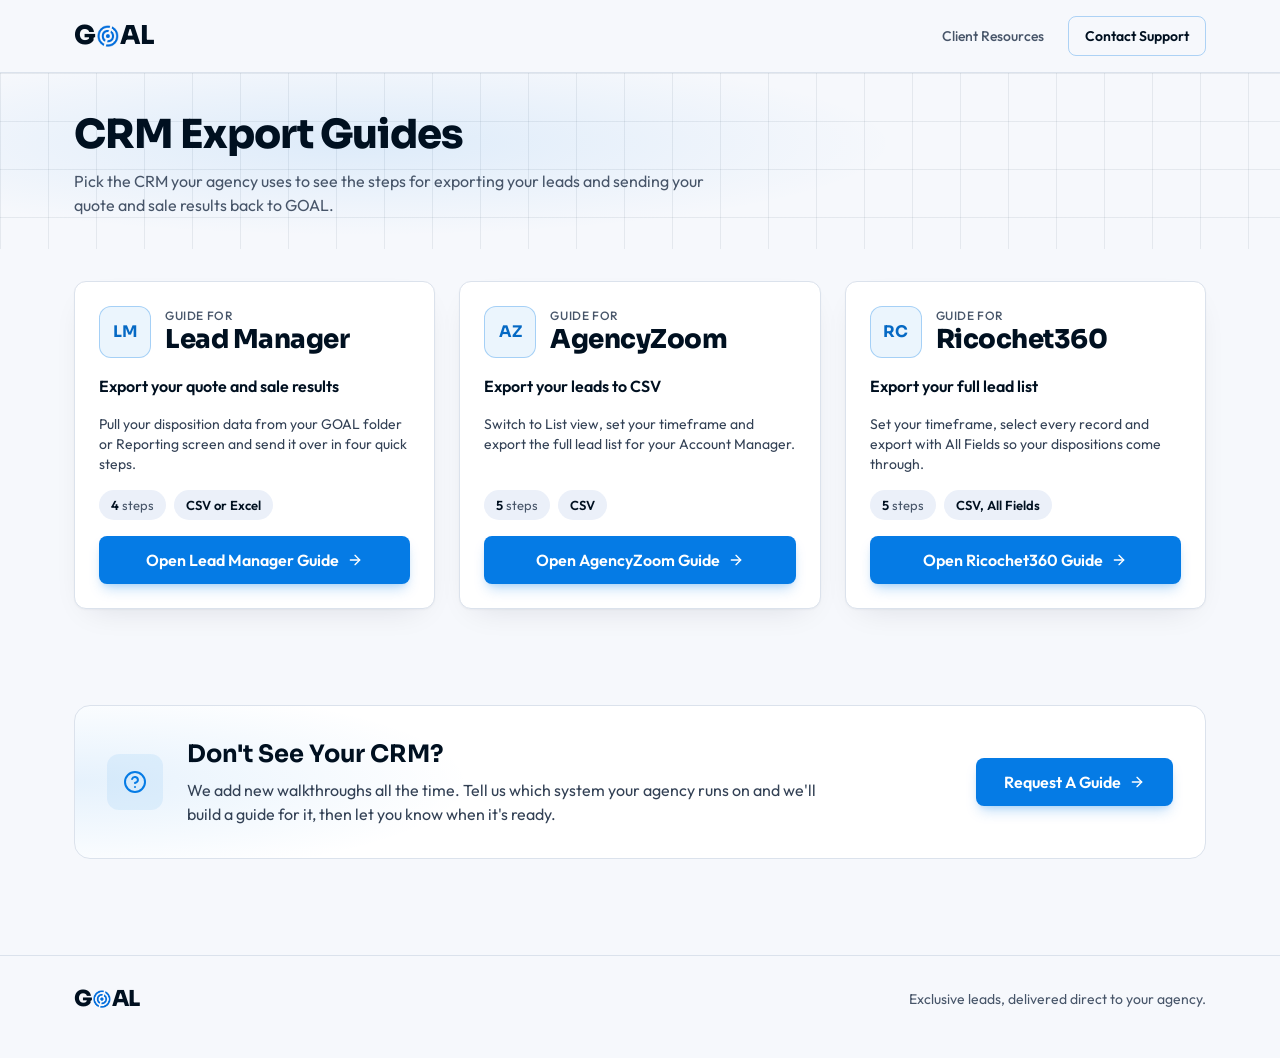
<file: index.html>
<!DOCTYPE html>
<html lang="en">
<head>
<meta charset="UTF-8">
<meta name="viewport" content="width=device-width, initial-scale=1.0">
<title>GOAL — Client Guides</title>
<meta name="description" content="Step-by-step guides for exporting your dispositions and sending quote and sale data back to GOAL.">
<meta name="color-scheme" content="dark light">
<meta name="theme-color" content="#080c10" media="(prefers-color-scheme: dark)">
<meta name="theme-color" content="#f6f8fc" media="(prefers-color-scheme: light)">
<link rel="icon" type="image/png" href="assets/goal-mark.png">
<link rel="preconnect" href="https://fonts.googleapis.com">
<link rel="preconnect" href="https://fonts.gstatic.com" crossorigin>
<link href="https://fonts.googleapis.com/css2?family=Outfit:wght@400;500;600&family=Sora:wght@600;700;800&display=swap" rel="stylesheet">
<link rel="stylesheet" href="assets/goal.css">
</head>
<body>

<header class="site-header">
  <div class="container">
    <a class="logo" href="index.html" aria-label="GOAL Client Guides home">G<img src="assets/goal-mark.png" alt="">AL</a>
    <nav aria-label="Primary">
      <span class="meta">Client Resources</span>
      <a class="btn btn-outline btn-sm" href="mailto:support@checkoutgoal.com">Contact Support</a>
    </nav>
  </div>
</header>

<section class="hero compact">
  <div class="container">
    <h1 class="display-md">CRM Export Guides</h1>
    <p class="lead">Pick the CRM your agency uses to see the steps for exporting your leads and sending your quote and sale results back to GOAL.</p>
  </div>
</section>

<main id="guides" class="container landing">
  <div class="grid">

    <a class="guide-card" href="lead-manager-export.html">
      <div class="toprow">
        <div class="mono" aria-hidden="true">LM</div>
        <div class="crm"><small>Guide for</small><h2 class="name">Lead Manager</h2></div>
      </div>
      <p class="task">Export your quote and sale results</p>
      <p>Pull your disposition data from your GOAL folder or Reporting screen and send it over in four quick steps.</p>
      <ul class="facts">
        <li><strong>4</strong> steps</li>
        <li><strong>CSV or Excel</strong></li>
      </ul>
      <span class="btn btn-primary open-btn">Open Lead Manager Guide
        <svg viewBox="0 0 24 24" fill="none" stroke="currentColor" stroke-width="2" stroke-linecap="round" stroke-linejoin="round" aria-hidden="true"><path d="M5 12h14"/><path d="m12 5 7 7-7 7"/></svg>
      </span>
    </a>

    <a class="guide-card" href="agencyzoom-export.html">
      <div class="toprow">
        <div class="mono" aria-hidden="true">AZ</div>
        <div class="crm"><small>Guide for</small><h2 class="name">AgencyZoom</h2></div>
      </div>
      <p class="task">Export your leads to CSV</p>
      <p>Switch to List view, set your timeframe and export the full lead list for your Account Manager.</p>
      <ul class="facts">
        <li><strong>5</strong> steps</li>
        <li><strong>CSV</strong></li>
      </ul>
      <span class="btn btn-primary open-btn">Open AgencyZoom Guide
        <svg viewBox="0 0 24 24" fill="none" stroke="currentColor" stroke-width="2" stroke-linecap="round" stroke-linejoin="round" aria-hidden="true"><path d="M5 12h14"/><path d="m12 5 7 7-7 7"/></svg>
      </span>
    </a>

    <a class="guide-card" href="ricochet-export.html">
      <div class="toprow">
        <div class="mono" aria-hidden="true">RC</div>
        <div class="crm"><small>Guide for</small><h2 class="name">Ricochet360</h2></div>
      </div>
      <p class="task">Export your full lead list</p>
      <p>Set your timeframe, select every record and export with All Fields so your dispositions come through.</p>
      <ul class="facts">
        <li><strong>5</strong> steps</li>
        <li><strong>CSV, All Fields</strong></li>
      </ul>
      <span class="btn btn-primary open-btn">Open Ricochet360 Guide
        <svg viewBox="0 0 24 24" fill="none" stroke="currentColor" stroke-width="2" stroke-linecap="round" stroke-linejoin="round" aria-hidden="true"><path d="M5 12h14"/><path d="m12 5 7 7-7 7"/></svg>
      </span>
    </a>

  </div>

  <section id="request" class="panel section">
    <div class="icon-tile lg">
      <svg viewBox="0 0 24 24" fill="none" stroke="currentColor" stroke-width="2" stroke-linecap="round" stroke-linejoin="round" aria-hidden="true"><circle cx="12" cy="12" r="10"/><path d="M9.09 9a3 3 0 0 1 5.83 1c0 2-3 3-3 3"/><path d="M12 17h.01"/></svg>
    </div>
    <div class="text">
      <h2>Don't See Your CRM?</h2>
      <p>We add new walkthroughs all the time. Tell us which system your agency runs on and we'll build a guide for it, then let you know when it's ready.</p>
    </div>
    <a class="btn btn-primary" href="mailto:support@checkoutgoal.com?subject=CRM%20guide%20request">Request A Guide
      <svg viewBox="0 0 24 24" fill="none" stroke="currentColor" stroke-width="2" stroke-linecap="round" stroke-linejoin="round" aria-hidden="true"><path d="M5 12h14"/><path d="m12 5 7 7-7 7"/></svg>
    </a>
  </section>
</main>

<footer class="site-footer">
  <div class="container">
    <span class="logo sm">G<img src="assets/goal-mark.png" alt="O">AL</span>
    <p>Exclusive leads, delivered direct to your agency.</p>
  </div>
</footer>

</body>
</html>
</file>
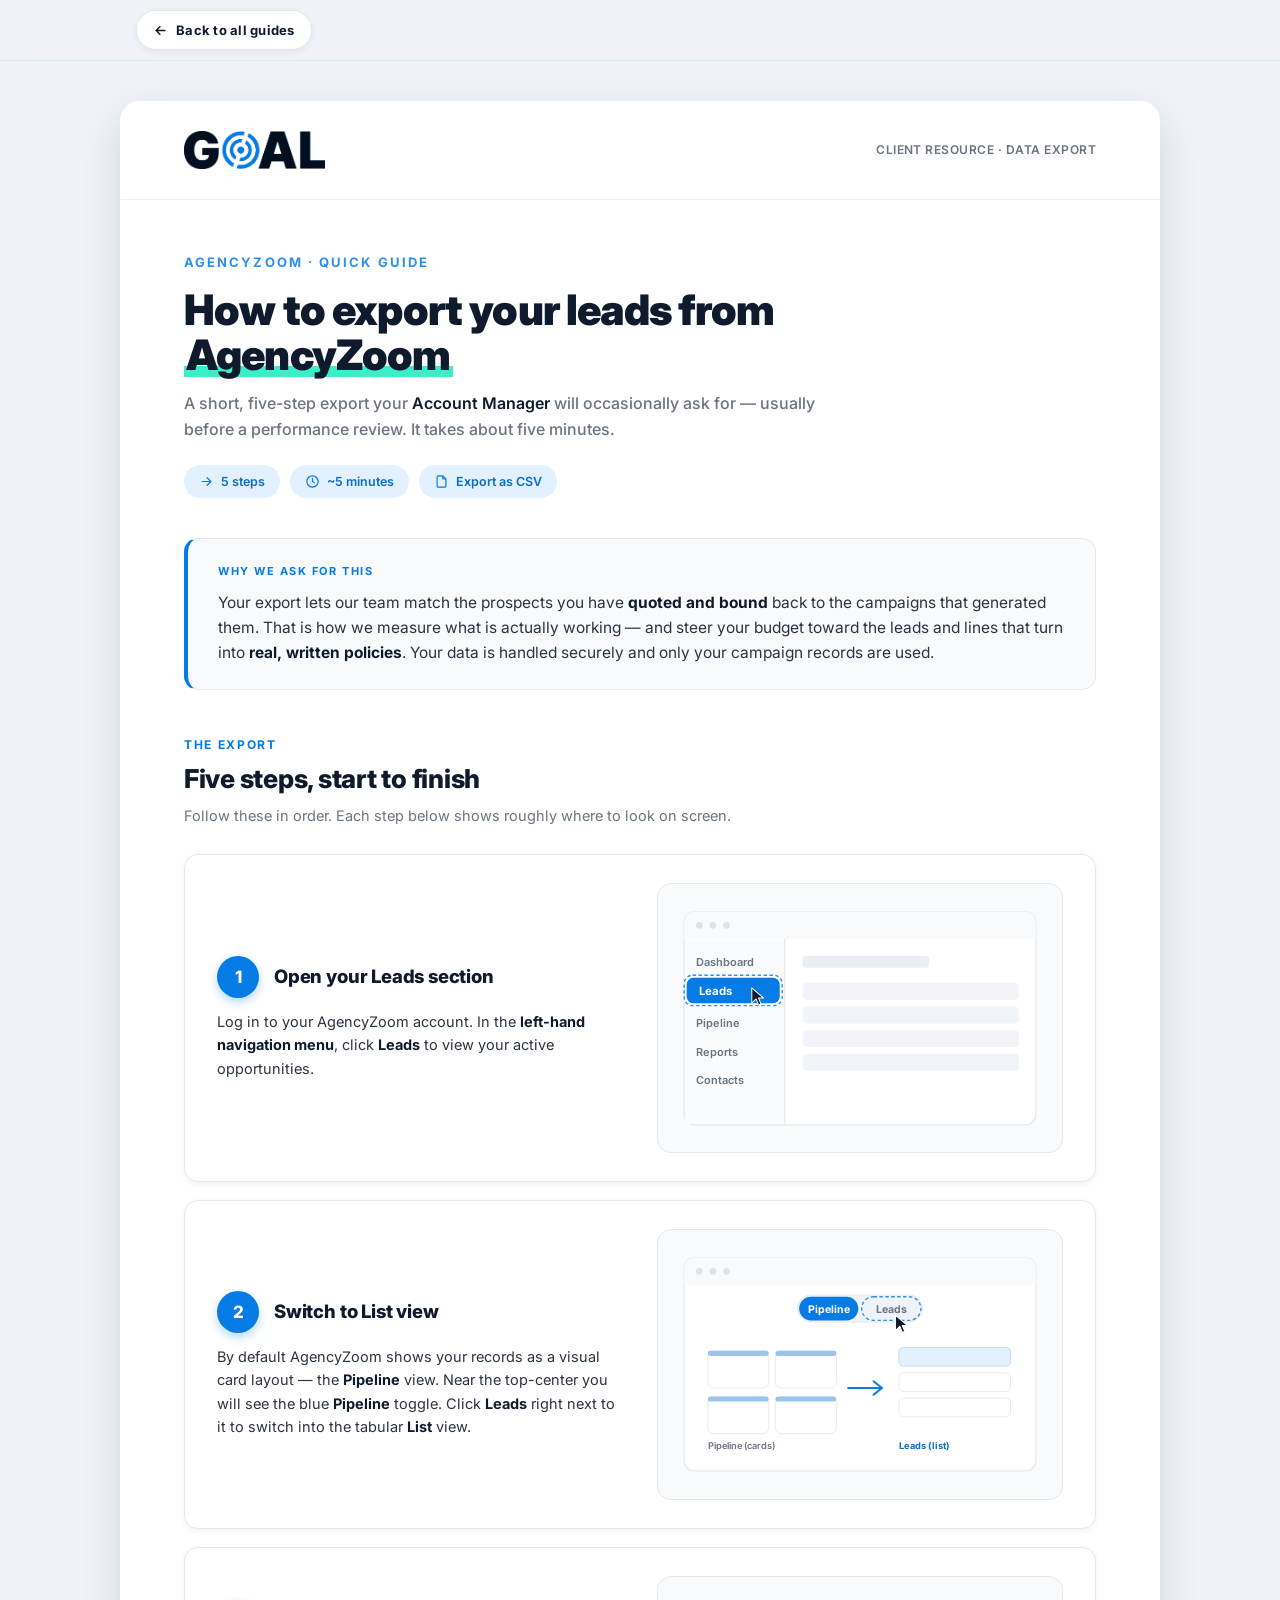
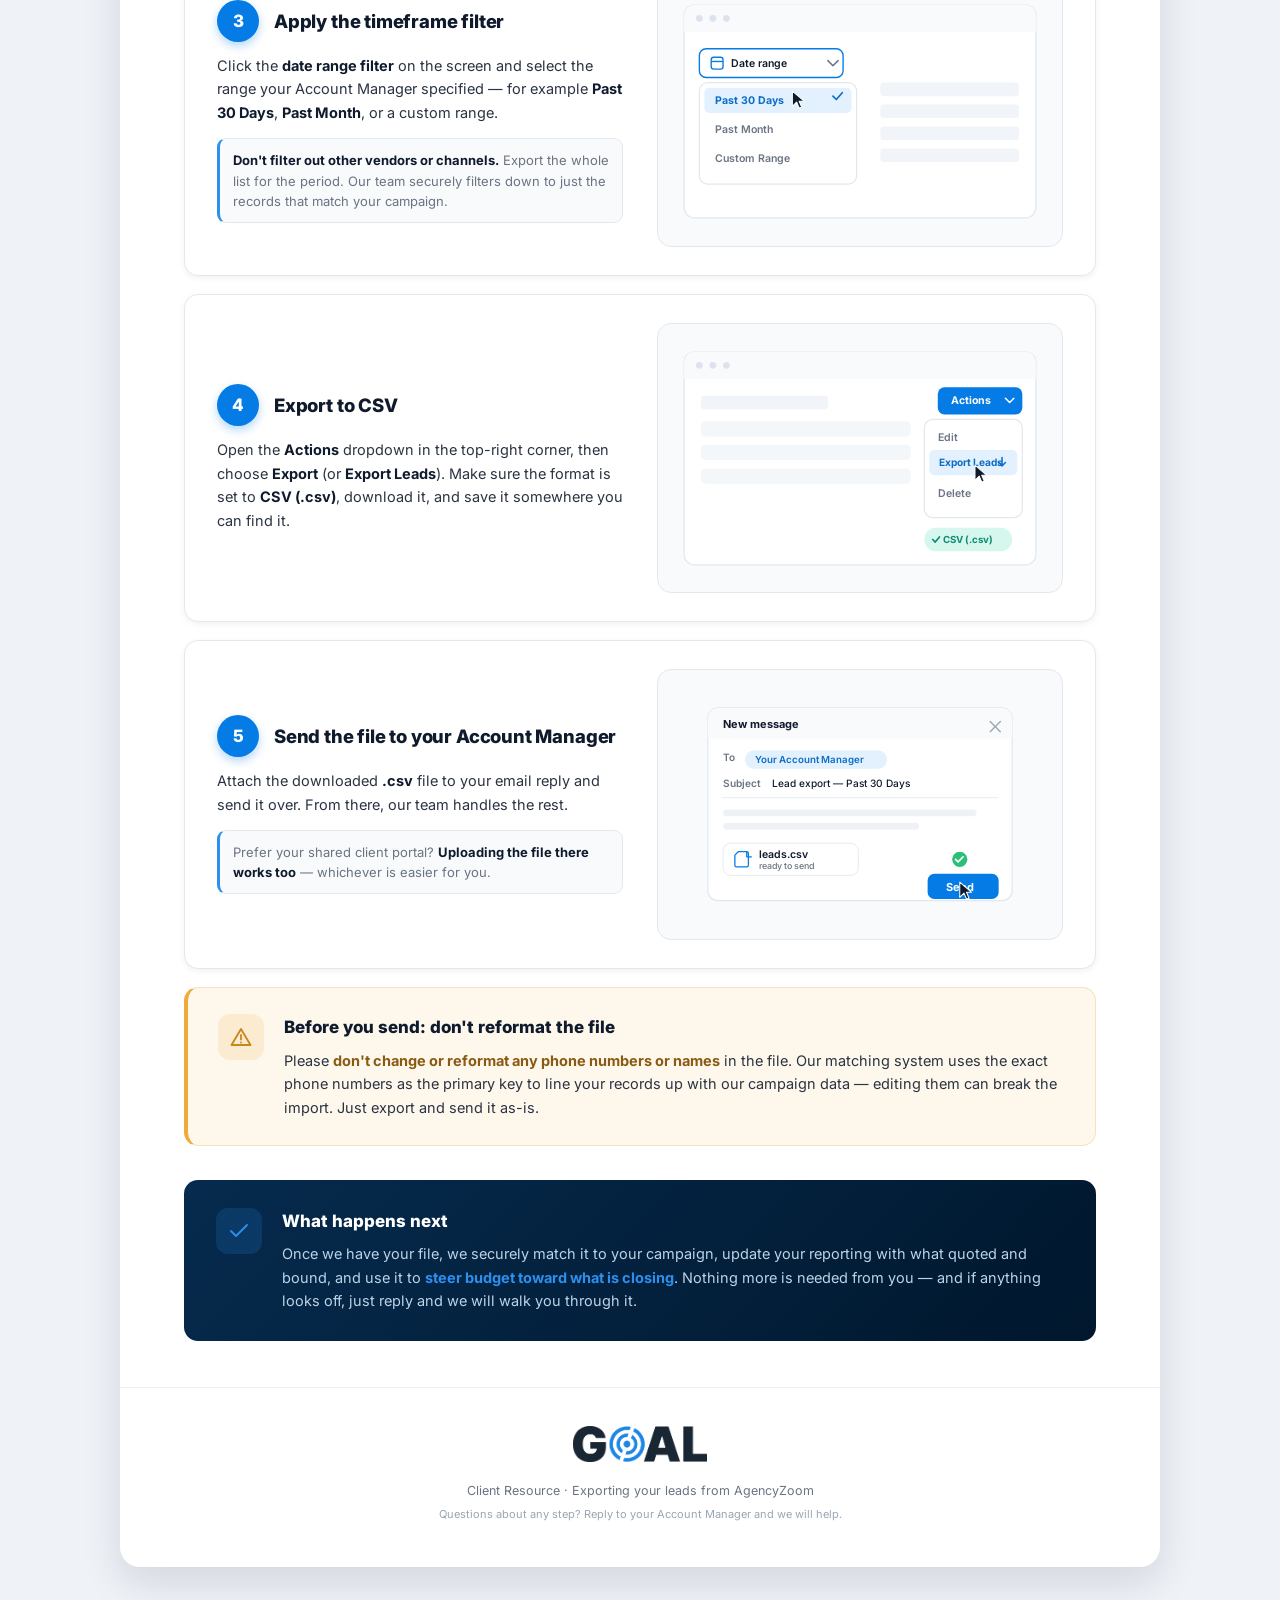
<file: AgencyZoom Lead Export - Client Guide.html>
<!DOCTYPE html>
<html lang="en">
<head>
<meta charset="UTF-8">
<meta name="viewport" content="width=device-width, initial-scale=1.0">
<title>How to export your leads from AgencyZoom — GOAL Client Guide</title>
<link rel="preconnect" href="https://fonts.googleapis.com">
<link rel="preconnect" href="https://fonts.gstatic.com" crossorigin>
<link href="https://fonts.googleapis.com/css2?family=Inter:wght@400;500;600;700;800;900&display=swap" rel="stylesheet">
<style>
:root{
  --blue:#057BE5; --blue-hover:#0C6EC5; --sky:#2D90EE;
  --navy:#00172D; --navy-deep:#001020; --mint:#3BEECA;
  --ink:#0F1B2D; --body:#2B3442; --muted:#6A7482;
  --white:#fff; --off:#F8FAFC; --gray-bg:#EFF2F7; --divider:#ECEFF3; --line:#E3E8EF;
  --success:#2BBF7A; --warning:#F0A93B; --error:#E5484D;
  --r-sm:10px; --r-md:14px; --r-lg:20px;
  --e1:0 2px 6px rgba(0,23,45,.06); --e2:0 6px 20px rgba(0,23,45,.08); --e3:0 16px 40px rgba(0,23,45,.12);
}
*{margin:0;padding:0;box-sizing:border-box;}
html{-webkit-font-smoothing:antialiased;text-rendering:optimizeLegibility;}
body{font-family:'Inter',system-ui,sans-serif;background:var(--gray-bg);color:var(--body);line-height:1.55;}
.page{max-width:1040px;margin:40px auto;background:var(--white);border-radius:var(--r-lg);box-shadow:var(--e3);overflow:hidden;}

/* ---------- Header ---------- */
.masthead{display:flex;justify-content:space-between;align-items:center;padding:30px 64px;border-bottom:1px solid var(--divider);}
.masthead img{height:38px;}
.masthead .meta{font-size:12px;letter-spacing:.04em;color:var(--muted);text-transform:uppercase;font-weight:600;}

.hero{padding:52px 64px 40px;}
.eyebrow{font-size:13px;font-weight:700;letter-spacing:.16em;text-transform:uppercase;color:var(--sky);}
.hero h1{font-size:42px;font-weight:900;line-height:1.06;letter-spacing:-.02em;color:var(--ink);margin:16px 0 14px;max-width:760px;}
.hero h1 .hl{background:linear-gradient(var(--mint),var(--mint));background-repeat:no-repeat;background-position:0 92%;background-size:100% 11px;padding:0 2px;}
.hero .sub{font-size:16px;color:var(--muted);font-weight:500;max-width:680px;line-height:1.6;}
.hero .sub b{color:var(--ink);font-weight:600;}
.chips{display:flex;gap:10px;margin-top:22px;flex-wrap:wrap;}
.chip{font-size:12.5px;font-weight:600;color:var(--blue-hover);background:#E3F0FD;border-radius:20px;padding:7px 15px;display:flex;align-items:center;gap:7px;}
.chip svg{width:15px;height:15px;stroke:var(--blue);fill:none;stroke-width:1.9;}

/* ---------- Why box ---------- */
.exec{margin:0 64px 46px;background:var(--off);border:1px solid var(--line);border-left:4px solid var(--blue);border-radius:var(--r-md);padding:24px 30px;}
.exec .lbl{font-size:11px;font-weight:700;letter-spacing:.14em;text-transform:uppercase;color:var(--blue);margin-bottom:10px;}
.exec p{font-size:15.5px;line-height:1.62;color:var(--body);}
.exec p b{color:var(--ink);font-weight:700;}

/* ---------- Section scaffold ---------- */
.section{padding:0 64px;margin-bottom:30px;}
.sec-head{margin-bottom:26px;}
.sec-num{font-size:12px;font-weight:700;letter-spacing:.14em;color:var(--blue);}
.sec-head h2{font-size:26px;font-weight:800;letter-spacing:-.01em;color:var(--ink);margin-top:4px;}
.sec-head p{font-size:14.5px;color:var(--muted);margin-top:6px;max-width:680px;}

/* ---------- Guide steps ---------- */
.guide-step{display:grid;grid-template-columns:minmax(0,1fr) minmax(0,1fr);gap:34px;align-items:center;border:1px solid var(--line);border-radius:var(--r-md);padding:28px 32px;background:var(--white);box-shadow:var(--e1);margin-bottom:18px;}
.gs-head{display:flex;align-items:center;gap:15px;margin-bottom:12px;}
.gs-num{flex-shrink:0;width:42px;height:42px;border-radius:50%;background:var(--blue);color:#fff;font-weight:800;font-size:17px;display:flex;align-items:center;justify-content:center;box-shadow:0 4px 10px rgba(5,123,229,.3);}
.gs-head h3{font-size:18.5px;font-weight:800;color:var(--ink);letter-spacing:-.01em;}
.gs-copy p{font-size:14.5px;color:var(--body);line-height:1.62;}
.gs-copy p b{color:var(--ink);font-weight:700;}
.gs-copy .mini{margin-top:14px;font-size:13px;color:var(--muted);line-height:1.55;background:var(--off);border:1px solid var(--line);border-left:3px solid var(--sky);border-radius:9px;padding:11px 13px;}
.gs-copy .mini b{color:var(--ink);font-weight:700;}
.gs-visual{background:var(--off);border:1px solid var(--line);border-radius:var(--r-md);padding:16px;display:flex;align-items:center;justify-content:center;}
.gs-visual svg{width:100%;height:auto;display:block;}
svg.ui text{font-family:'Inter',system-ui,sans-serif;}

/* ---------- Important warning ---------- */
.important{margin-top:8px;display:flex;gap:20px;align-items:flex-start;background:#FEF7EC;border:1px solid #F6E2BD;border-left:4px solid var(--warning);border-radius:var(--r-md);padding:26px 30px;}
.important .icn{flex-shrink:0;width:46px;height:46px;border-radius:12px;background:#FBEBD0;display:flex;align-items:center;justify-content:center;}
.important .icn svg{width:24px;height:24px;}
.important h3{color:var(--ink);font-size:17px;font-weight:800;margin-bottom:8px;}
.important p{font-size:14.5px;line-height:1.62;color:var(--body);}
.important p b{color:#8a5a13;font-weight:700;}

/* ---------- Closing band ---------- */
.callout{margin:34px 0 0;display:flex;gap:20px;align-items:flex-start;background:linear-gradient(135deg,#062b4e,var(--navy));color:#dceaf6;border-radius:var(--r-md);padding:28px 32px;}
.callout .icn{flex-shrink:0;width:46px;height:46px;border-radius:12px;background:rgba(45,144,238,.16);display:flex;align-items:center;justify-content:center;}
.callout .icn svg{width:24px;height:24px;stroke:var(--sky);fill:none;stroke-width:1.8;}
.callout h3{color:var(--white);font-size:17px;font-weight:800;margin-bottom:8px;}
.callout p{font-size:14.5px;line-height:1.62;color:#bcd3e8;}
.callout p b{color:var(--sky);font-weight:700;}

/* ---------- Footer ---------- */
.footer{padding:38px 64px 44px;text-align:center;border-top:1px solid var(--divider);margin-top:46px;}
.footer img{height:36px;opacity:.9;margin-bottom:12px;}
.footer .t{font-size:12.5px;color:var(--muted);}
.footer .t2{font-size:11px;color:#9aa6b4;margin-top:6px;}

@media print{
  body{background:#fff;}
  .page{box-shadow:none;margin:0;max-width:none;border-radius:0;}
  .guide-step,.important,.callout,.exec{break-inside:avoid;}
}
@media(max-width:820px){
  .section,.masthead,.hero,.exec,.footer{padding-left:24px;padding-right:24px;}
  .exec{margin-left:24px;margin-right:24px;}
  .guide-step{grid-template-columns:1fr;gap:22px;}
  .hero h1{font-size:32px;}
}
</style>
</head>
<body>
<div class="hub-backbar" style="position:sticky;top:0;z-index:100;background:rgba(239,242,247,.88);-webkit-backdrop-filter:blur(8px);backdrop-filter:blur(8px);border-bottom:1px solid #E3E8EF;">
  <div style="max-width:1040px;margin:0 auto;padding:10px 16px;">
    <a href="index.html" style="display:inline-flex;align-items:center;gap:8px;padding:9px 16px;background:#fff;border:1px solid #E3E8EF;color:#0F1B2D;font-family:'Inter',system-ui,sans-serif;font-weight:700;font-size:13px;letter-spacing:.02em;border-radius:28px;text-decoration:none;box-shadow:0 2px 6px rgba(0,23,45,.06);">
      <svg width="15" height="15" viewBox="0 0 24 24" fill="none" stroke="currentColor" stroke-width="2.4" stroke-linecap="round" stroke-linejoin="round"><path d="M19 12H5M11 18l-6-6 6-6"/></svg>
      Back to all guides
    </a>
  </div>
</div>
<div class="page">

  <div class="masthead">
    <img src="[data-uri]" alt="GOAL">
    <div class="meta">Client Resource &middot; Data Export</div>
  </div>

  <header class="hero">
    <div class="eyebrow">AgencyZoom &middot; Quick Guide</div>
    <h1>How to export your leads from <span class="hl">AgencyZoom</span></h1>
    <div class="sub">A short, five-step export your <b>Account Manager</b> will occasionally ask for — usually before a performance review. It takes about five minutes.</div>
    <div class="chips">
      <div class="chip"><svg viewBox="0 0 24 24"><path d="M5 12h14M13 6l6 6-6 6" stroke-linecap="round" stroke-linejoin="round"/></svg>5 steps</div>
      <div class="chip"><svg viewBox="0 0 24 24"><circle cx="12" cy="12" r="9"/><path d="M12 7v5l3 2" stroke-linecap="round"/></svg>~5 minutes</div>
      <div class="chip"><svg viewBox="0 0 24 24"><path d="M14 3v4a1 1 0 0 0 1 1h4M14 3H7a2 2 0 0 0-2 2v14a2 2 0 0 0 2 2h10a2 2 0 0 0 2-2V8z" stroke-linecap="round" stroke-linejoin="round"/></svg>Export as CSV</div>
    </div>
  </header>

  <div class="exec">
    <div class="lbl">Why we ask for this</div>
    <p>Your export lets our team match the prospects you have <b>quoted and bound</b> back to the campaigns that generated them. That is how we measure what is actually working — and steer your budget toward the leads and lines that turn into <b>real, written policies</b>. Your data is handled securely and only your campaign records are used.</p>
  </div>

  <section class="section">
    <div class="sec-head">
      <div class="sec-num">THE EXPORT</div>
      <h2>Five steps, start to finish</h2>
      <p>Follow these in order. Each step below shows roughly where to look on screen.</p>
    </div>

    <div class="guide-step">
      <div class="gs-copy">
        <div class="gs-head"><div class="gs-num">1</div><h3>Open your Leads section</h3></div>
        <p>Log in to your AgencyZoom account. In the <b>left-hand navigation menu</b>, click <b>Leads</b> to view your active opportunities.</p>
      </div>
      <div class="gs-visual">
        <svg class="ui" viewBox="0 0 440 280" xmlns="http://www.w3.org/2000/svg" role="img" aria-label="AgencyZoom left navigation menu with the Leads item selected">
          <rect x="12" y="14" width="416" height="252" rx="12" fill="#fff" stroke="#E3E8EF" stroke-width="1.5"/>
          <path d="M12 26 A12 12 0 0 1 24 14 H416 A12 12 0 0 1 428 26 V46 H12 Z" fill="#F8FAFC"/>
          <circle cx="30" cy="30" r="4" fill="#DCE3EC"/><circle cx="46" cy="30" r="4" fill="#DCE3EC"/><circle cx="62" cy="30" r="4" fill="#DCE3EC"/>
          <rect x="13" y="47" width="118" height="218" fill="#FAFBFD"/>
          <line x1="131" y1="46" x2="131" y2="266" stroke="#E3E8EF" stroke-width="1.5"/>
          <text x="26" y="78" font-size="13" font-weight="600" fill="#6A7482">Dashboard</text>
          <rect x="15" y="92" width="110" height="30" rx="8" fill="#057BE5"/>
          <rect x="12" y="89" width="116" height="36" rx="10" fill="none" stroke="#2D90EE" stroke-width="1.6" stroke-dasharray="4 3"/>
          <text x="30" y="112" font-size="13.5" font-weight="700" fill="#fff">Leads</text>
          <text x="26" y="150" font-size="13" font-weight="600" fill="#6A7482">Pipeline</text>
          <text x="26" y="184" font-size="13" font-weight="600" fill="#6A7482">Reports</text>
          <text x="26" y="218" font-size="13" font-weight="600" fill="#6A7482">Contacts</text>
          <rect x="152" y="66" width="150" height="14" rx="4" fill="#EAEFF5"/>
          <rect x="152" y="98" width="256" height="20" rx="5" fill="#F1F4F8"/>
          <rect x="152" y="126" width="256" height="20" rx="5" fill="#F1F4F8"/>
          <rect x="152" y="154" width="256" height="20" rx="5" fill="#F1F4F8"/>
          <rect x="152" y="182" width="256" height="20" rx="5" fill="#F1F4F8"/>
          <path transform="translate(92,104)" d="M0 0 L0 18 L5 13 L8 20 L11 19 L8 12 L14 12 Z" fill="#0F1B2D" stroke="#fff" stroke-width="1.2" stroke-linejoin="round"/>
        </svg>
      </div>
    </div>

    <div class="guide-step">
      <div class="gs-copy">
        <div class="gs-head"><div class="gs-num">2</div><h3>Switch to List view</h3></div>
        <p>By default AgencyZoom shows your records as a visual card layout — the <b>Pipeline</b> view. Near the top-center you will see the blue <b>Pipeline</b> toggle. Click <b>Leads</b> right next to it to switch into the tabular <b>List</b> view.</p>
      </div>
      <div class="gs-visual">
        <svg class="ui" viewBox="0 0 440 280" xmlns="http://www.w3.org/2000/svg" role="img" aria-label="Toggle between Pipeline card view and Leads list view">
          <rect x="12" y="14" width="416" height="252" rx="12" fill="#fff" stroke="#E3E8EF" stroke-width="1.5"/>
          <path d="M12 26 A12 12 0 0 1 24 14 H416 A12 12 0 0 1 428 26 V46 H12 Z" fill="#F8FAFC"/>
          <circle cx="30" cy="30" r="4" fill="#DCE3EC"/><circle cx="46" cy="30" r="4" fill="#DCE3EC"/><circle cx="62" cy="30" r="4" fill="#DCE3EC"/>
          <rect x="146" y="58" width="148" height="32" rx="16" fill="#EFF2F7" stroke="#E3E8EF"/>
          <rect x="148" y="60" width="70" height="28" rx="14" fill="#057BE5"/>
          <text x="183" y="79" font-size="12.5" font-weight="700" fill="#fff" text-anchor="middle">Pipeline</text>
          <rect x="222" y="60" width="70" height="28" rx="14" fill="none" stroke="#2D90EE" stroke-width="1.6" stroke-dasharray="4 3"/>
          <text x="257" y="79" font-size="12.5" font-weight="700" fill="#6A7482" text-anchor="middle">Leads</text>
          <path transform="translate(262,82)" d="M0 0 L0 18 L5 13 L8 20 L11 19 L8 12 L14 12 Z" fill="#0F1B2D" stroke="#fff" stroke-width="1.2" stroke-linejoin="round"/>
          <rect x="40" y="124" width="72" height="44" rx="7" fill="#fff" stroke="#E3E8EF"/><rect x="40" y="124" width="72" height="6" rx="3" fill="#9cc4ec"/>
          <rect x="40" y="178" width="72" height="44" rx="7" fill="#fff" stroke="#E3E8EF"/><rect x="40" y="178" width="72" height="6" rx="3" fill="#9cc4ec"/>
          <rect x="120" y="124" width="72" height="44" rx="7" fill="#fff" stroke="#E3E8EF"/><rect x="120" y="124" width="72" height="6" rx="3" fill="#9cc4ec"/>
          <rect x="120" y="178" width="72" height="44" rx="7" fill="#fff" stroke="#E3E8EF"/><rect x="120" y="178" width="72" height="6" rx="3" fill="#9cc4ec"/>
          <text x="40" y="240" font-size="11" font-weight="600" fill="#6A7482">Pipeline (cards)</text>
          <path d="M206 168 H244 M236 160 L246 168 L236 176" fill="none" stroke="#057BE5" stroke-width="2.4" stroke-linecap="round" stroke-linejoin="round"/>
          <rect x="266" y="120" width="132" height="22" rx="5" fill="#E3F0FD" stroke="#BBD8F6"/>
          <rect x="266" y="150" width="132" height="22" rx="5" fill="#fff" stroke="#E3E8EF"/>
          <rect x="266" y="180" width="132" height="22" rx="5" fill="#fff" stroke="#E3E8EF"/>
          <text x="266" y="240" font-size="11" font-weight="700" fill="#0C6EC5">Leads (list)</text>
        </svg>
      </div>
    </div>

    <div class="guide-step">
      <div class="gs-copy">
        <div class="gs-head"><div class="gs-num">3</div><h3>Apply the timeframe filter</h3></div>
        <p>Click the <b>date range filter</b> on the screen and select the range your Account Manager specified — for example <b>Past 30 Days</b>, <b>Past Month</b>, or a custom range.</p>
        <div class="mini"><b>Don't filter out other vendors or channels.</b> Export the whole list for the period. Our team securely filters down to just the records that match your campaign.</div>
      </div>
      <div class="gs-visual">
        <svg class="ui" viewBox="0 0 440 280" xmlns="http://www.w3.org/2000/svg" role="img" aria-label="Date range filter dropdown with Past 30 Days selected">
          <rect x="12" y="14" width="416" height="252" rx="12" fill="#fff" stroke="#E3E8EF" stroke-width="1.5"/>
          <path d="M12 26 A12 12 0 0 1 24 14 H416 A12 12 0 0 1 428 26 V46 H12 Z" fill="#F8FAFC"/>
          <circle cx="30" cy="30" r="4" fill="#DCE3EC"/><circle cx="46" cy="30" r="4" fill="#DCE3EC"/><circle cx="62" cy="30" r="4" fill="#DCE3EC"/>
          <rect x="30" y="66" width="170" height="34" rx="8" fill="#fff" stroke="#057BE5" stroke-width="1.6"/>
          <rect x="44" y="76" width="14" height="14" rx="3" fill="none" stroke="#057BE5" stroke-width="1.6"/><line x1="44" y1="81" x2="58" y2="81" stroke="#057BE5" stroke-width="1.6"/>
          <text x="68" y="88" font-size="12.5" font-weight="600" fill="#0F1B2D">Date range</text>
          <path d="M182 80 l6 6 6-6" fill="none" stroke="#6A7482" stroke-width="1.8" stroke-linecap="round" stroke-linejoin="round"/>
          <rect x="30" y="106" width="186" height="120" rx="10" fill="#fff" stroke="#E3E8EF" stroke-width="1.5"/>
          <rect x="36" y="112" width="174" height="30" rx="6" fill="#E3F0FD"/>
          <text x="48" y="131" font-size="12.5" font-weight="700" fill="#0C6EC5">Past 30 Days</text>
          <path d="M188 122 l4 4 7-8" fill="none" stroke="#0C6EC5" stroke-width="2" stroke-linecap="round" stroke-linejoin="round"/>
          <text x="48" y="166" font-size="12.5" font-weight="600" fill="#6A7482">Past Month</text>
          <text x="48" y="200" font-size="12.5" font-weight="600" fill="#6A7482">Custom Range</text>
          <rect x="244" y="106" width="164" height="16" rx="4" fill="#F1F4F8"/>
          <rect x="244" y="132" width="164" height="16" rx="4" fill="#F1F4F8"/>
          <rect x="244" y="158" width="164" height="16" rx="4" fill="#F1F4F8"/>
          <rect x="244" y="184" width="164" height="16" rx="4" fill="#F1F4F8"/>
          <path transform="translate(140,116)" d="M0 0 L0 18 L5 13 L8 20 L11 19 L8 12 L14 12 Z" fill="#0F1B2D" stroke="#fff" stroke-width="1.2" stroke-linejoin="round"/>
        </svg>
      </div>
    </div>

    <div class="guide-step">
      <div class="gs-copy">
        <div class="gs-head"><div class="gs-num">4</div><h3>Export to CSV</h3></div>
        <p>Open the <b>Actions</b> dropdown in the top-right corner, then choose <b>Export</b> (or <b>Export Leads</b>). Make sure the format is set to <b>CSV (.csv)</b>, download it, and save it somewhere you can find it.</p>
      </div>
      <div class="gs-visual">
        <svg class="ui" viewBox="0 0 440 280" xmlns="http://www.w3.org/2000/svg" role="img" aria-label="Actions dropdown open with Export Leads selected and CSV format">
          <rect x="12" y="14" width="416" height="252" rx="12" fill="#fff" stroke="#E3E8EF" stroke-width="1.5"/>
          <path d="M12 26 A12 12 0 0 1 24 14 H416 A12 12 0 0 1 428 26 V46 H12 Z" fill="#F8FAFC"/>
          <circle cx="30" cy="30" r="4" fill="#DCE3EC"/><circle cx="46" cy="30" r="4" fill="#DCE3EC"/><circle cx="62" cy="30" r="4" fill="#DCE3EC"/>
          <rect x="32" y="66" width="150" height="16" rx="4" fill="#F1F4F8"/>
          <rect x="32" y="96" width="248" height="18" rx="5" fill="#F4F7FA"/>
          <rect x="32" y="124" width="248" height="18" rx="5" fill="#F4F7FA"/>
          <rect x="32" y="152" width="248" height="18" rx="5" fill="#F4F7FA"/>
          <rect x="312" y="56" width="100" height="32" rx="8" fill="#057BE5"/>
          <text x="328" y="76" font-size="12.5" font-weight="700" fill="#fff">Actions</text>
          <path d="M392 69 l5 5 5-5" fill="none" stroke="#fff" stroke-width="1.8" stroke-linecap="round" stroke-linejoin="round"/>
          <rect x="296" y="94" width="116" height="116" rx="10" fill="#fff" stroke="#E3E8EF" stroke-width="1.5"/>
          <text x="312" y="120" font-size="12.5" font-weight="600" fill="#6A7482">Edit</text>
          <rect x="302" y="130" width="104" height="30" rx="6" fill="#E3F0FD"/>
          <text x="313" y="149" font-size="12" font-weight="700" fill="#0C6EC5">Export Leads</text>
          <path d="M388 139 v10 M384 145 l4 4 4-4" fill="none" stroke="#0C6EC5" stroke-width="1.8" stroke-linecap="round" stroke-linejoin="round"/>
          <text x="312" y="186" font-size="12.5" font-weight="600" fill="#6A7482">Delete</text>
          <rect x="296" y="222" width="104" height="28" rx="14" fill="#D6F7EE"/>
          <text x="318" y="240" font-size="11.5" font-weight="700" fill="#0c8c72">CSV (.csv)</text>
          <path d="M306 236 l3 3 5-6" fill="none" stroke="#0c8c72" stroke-width="2" stroke-linecap="round" stroke-linejoin="round"/>
          <path transform="translate(356,148)" d="M0 0 L0 18 L5 13 L8 20 L11 19 L8 12 L14 12 Z" fill="#0F1B2D" stroke="#fff" stroke-width="1.2" stroke-linejoin="round"/>
        </svg>
      </div>
    </div>

    <div class="guide-step">
      <div class="gs-copy">
        <div class="gs-head"><div class="gs-num">5</div><h3>Send the file to your Account Manager</h3></div>
        <p>Attach the downloaded <b>.csv</b> file to your email reply and send it over. From there, our team handles the rest.</p>
        <div class="mini">Prefer your shared client portal? <b>Uploading the file there works too</b> — whichever is easier for you.</div>
      </div>
      <div class="gs-visual">
        <svg class="ui" viewBox="0 0 440 280" xmlns="http://www.w3.org/2000/svg" role="img" aria-label="Email to your Account Manager with the leads CSV file attached">
          <rect x="40" y="26" width="360" height="228" rx="12" fill="#fff" stroke="#E3E8EF" stroke-width="1.5"/>
          <path d="M40 38 A12 12 0 0 1 52 26 H388 A12 12 0 0 1 400 38 V62 H40 Z" fill="#F8FAFC"/>
          <text x="58" y="50" font-size="13" font-weight="700" fill="#0F1B2D">New message</text>
          <path d="M374 42 l12 12 M386 42 l-12 12" stroke="#9aa6b4" stroke-width="1.6" stroke-linecap="round"/>
          <text x="58" y="89" font-size="12" font-weight="600" fill="#6A7482">To</text>
          <rect x="84" y="76" width="168" height="22" rx="11" fill="#E3F0FD"/>
          <text x="96" y="91" font-size="11.5" font-weight="600" fill="#0C6EC5">Your Account Manager</text>
          <text x="58" y="120" font-size="12" font-weight="600" fill="#6A7482">Subject</text>
          <text x="116" y="120" font-size="12" font-weight="500" fill="#0F1B2D">Lead export — Past 30 Days</text>
          <line x1="56" y1="132" x2="384" y2="132" stroke="#ECEFF3" stroke-width="1.5"/>
          <rect x="58" y="146" width="300" height="8" rx="4" fill="#EEF2F7"/>
          <rect x="58" y="162" width="232" height="8" rx="4" fill="#EEF2F7"/>
          <rect x="58" y="186" width="160" height="38" rx="9" fill="#fff" stroke="#E3E8EF"/>
          <path d="M76 196 h10 a2 2 0 0 1 2 2 v14 a2 2 0 0 1 -2 2 h-12 a2 2 0 0 1 -2 -2 v-12 z M86 196 v6 h6" fill="none" stroke="#057BE5" stroke-width="1.5" stroke-linejoin="round"/>
          <text x="100" y="203" font-size="12.5" font-weight="600" fill="#0F1B2D">leads.csv</text>
          <text x="100" y="216" font-size="10.5" font-weight="500" fill="#6A7482">ready to send</text>
          <circle cx="338" cy="205" r="9" fill="#2BBF7A"/>
          <path d="M333 205 l3 3 6-6" fill="none" stroke="#fff" stroke-width="2" stroke-linecap="round" stroke-linejoin="round"/>
          <rect x="300" y="222" width="84" height="30" rx="8" fill="#057BE5"/>
          <text x="322" y="242" font-size="13" font-weight="700" fill="#fff">Send</text>
          <path transform="translate(338,232)" d="M0 0 L0 18 L5 13 L8 20 L11 19 L8 12 L14 12 Z" fill="#0F1B2D" stroke="#fff" stroke-width="1.2" stroke-linejoin="round"/>
        </svg>
      </div>
    </div>

    <div class="important">
      <div class="icn"><svg viewBox="0 0 24 24" fill="none" stroke="#C8861B" stroke-width="1.8"><path d="M12 4 2.5 20h19L12 4Z" stroke-linejoin="round"/><path d="M12 10v4.5" stroke-linecap="round"/><path d="M12 17.5h.01" stroke-linecap="round"/></svg></div>
      <div>
        <h3>Before you send: don't reformat the file</h3>
        <p>Please <b>don't change or reformat any phone numbers or names</b> in the file. Our matching system uses the exact phone numbers as the primary key to line your records up with our campaign data — editing them can break the import. Just export and send it as-is.</p>
      </div>
    </div>

    <div class="callout">
      <div class="icn"><svg viewBox="0 0 24 24"><path d="M4 12l5 5L20 6" stroke-linecap="round" stroke-linejoin="round"/></svg></div>
      <div>
        <h3>What happens next</h3>
        <p>Once we have your file, we securely match it to your campaign, update your reporting with what quoted and bound, and use it to <b>steer budget toward what is closing</b>. Nothing more is needed from you — and if anything looks off, just reply and we will walk you through it.</p>
      </div>
    </div>

  </section>

  <div class="footer">
    <img src="[data-uri]" alt="GOAL">
    <div class="t">Client Resource &middot; Exporting your leads from AgencyZoom</div>
    <div class="t2">Questions about any step? Reply to your Account Manager and we will help.</div>
  </div>

</div>
</body>
</html>
</file>
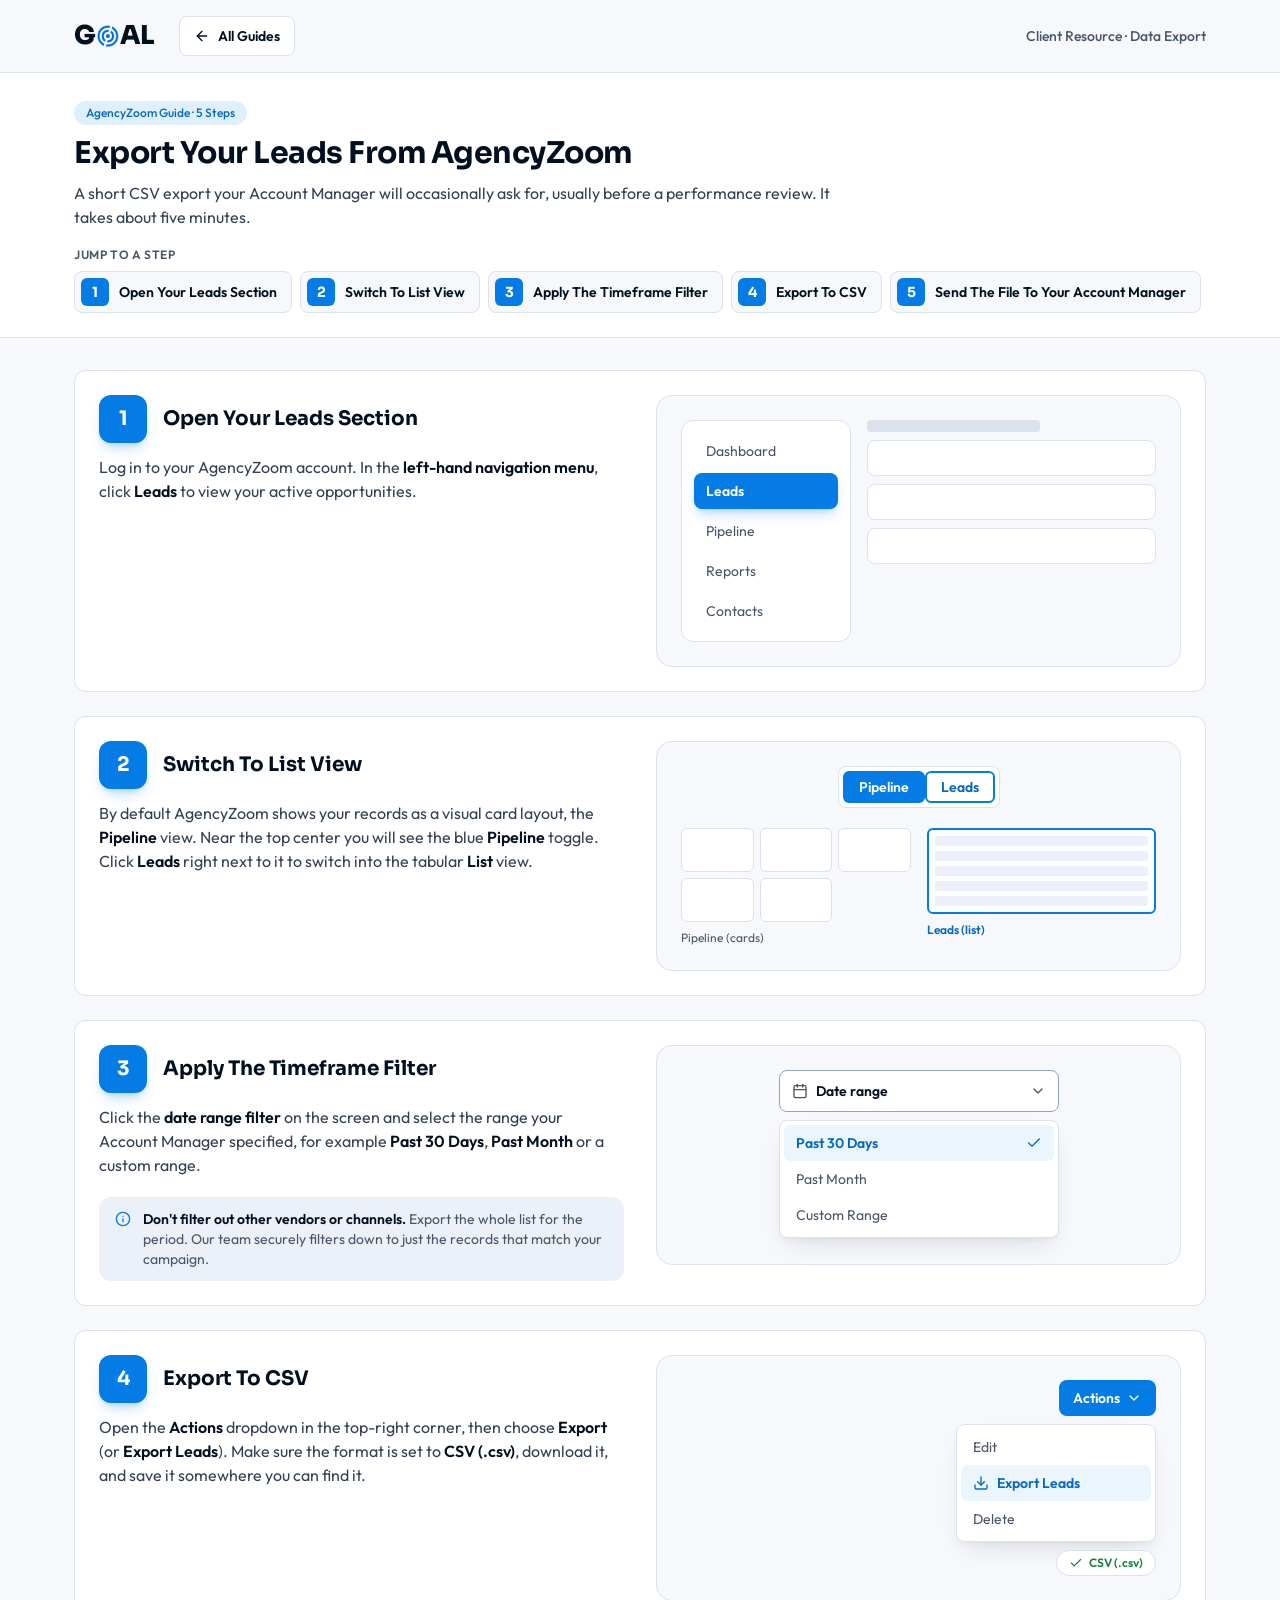
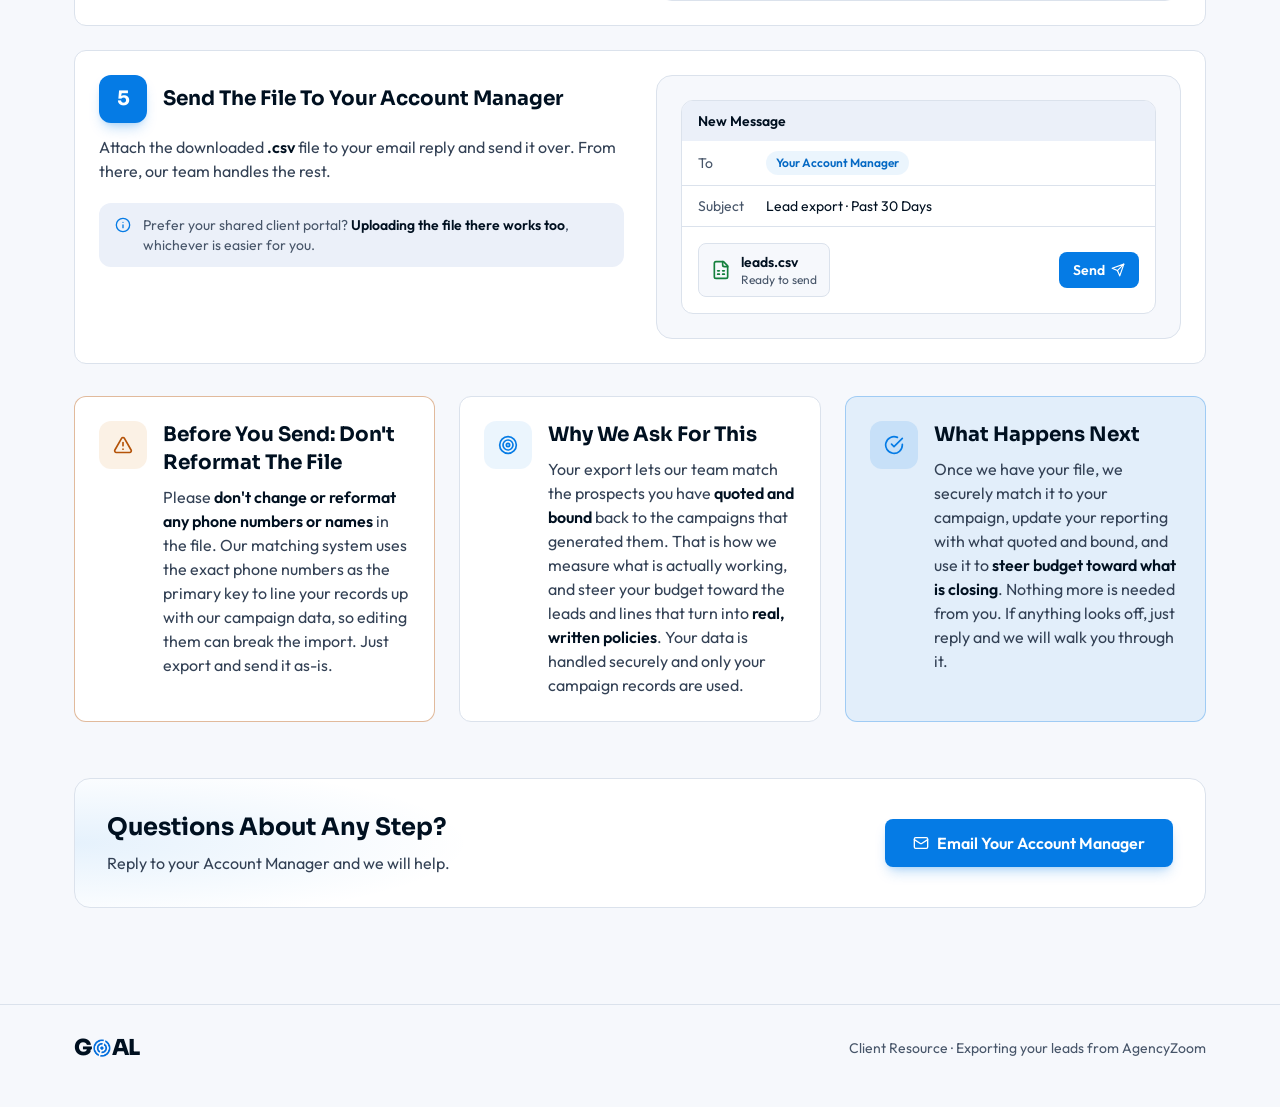
<file: agencyzoom-export.html>
<!DOCTYPE html>
<html lang="en">
<head>
<meta charset="UTF-8">
<meta name="viewport" content="width=device-width, initial-scale=1.0">
<title>GOAL — Exporting Your Leads from AgencyZoom</title>
<meta name="description" content="A five-step guide to exporting your leads from AgencyZoom and sending them to your GOAL Account Manager.">
<meta name="color-scheme" content="dark light">
<meta name="theme-color" content="#080c10" media="(prefers-color-scheme: dark)">
<meta name="theme-color" content="#f6f8fc" media="(prefers-color-scheme: light)">
<link rel="icon" type="image/png" href="assets/goal-mark.png">
<link rel="preconnect" href="https://fonts.googleapis.com">
<link rel="preconnect" href="https://fonts.gstatic.com" crossorigin>
<link href="https://fonts.googleapis.com/css2?family=Outfit:wght@400;500;600&family=Sora:wght@600;700;800&display=swap" rel="stylesheet">
<link rel="stylesheet" href="assets/goal.css">
</head>
<body>
<!--
  GOAL CLIENT GUIDE — Exporting Leads from AgencyZoom
  Print to PDF (Cmd/Ctrl-P) to send to a client; print always uses the light ground.
-->

<header class="site-header">
  <div class="container">
    <div class="left">
      <a class="logo" href="index.html" aria-label="GOAL Client Guides home">G<img src="assets/goal-mark.png" alt="">AL</a>
      <a class="back-link" href="index.html">
        <svg viewBox="0 0 24 24" fill="none" stroke="currentColor" stroke-width="2" stroke-linecap="round" stroke-linejoin="round" aria-hidden="true"><path d="m12 19-7-7 7-7"/><path d="M19 12H5"/></svg>
        All Guides
      </a>
    </div>
    <span class="meta">Client Resource · Data Export</span>
  </div>
</header>

<section class="guide-head">
  <div class="container">
    <span class="badge">AgencyZoom Guide · 5 Steps</span>
    <h1 class="guide-title">Export Your Leads From AgencyZoom</h1>
    <p class="lead">A short CSV export your Account Manager will occasionally ask for, usually before a performance review. It takes about five minutes.</p>
    <nav class="toc" aria-label="Steps in this guide">
      <p class="toc-label">Jump to a step</p>
      <ol>
        <li><a href="#step-1"><span class="n">1</span>Open Your Leads Section</a></li>
        <li><a href="#step-2"><span class="n">2</span>Switch To List View</a></li>
        <li><a href="#step-3"><span class="n">3</span>Apply The Timeframe Filter</a></li>
        <li><a href="#step-4"><span class="n">4</span>Export To CSV</a></li>
        <li><a href="#step-5"><span class="n">5</span>Send The File To Your Account Manager</a></li>
      </ol>
    </nav>
  </div>
</section>

<main class="container guide">

  <ol class="steps">

    <!-- Step 1 -->
    <li class="step-row" id="step-1">
      <div class="step-copy">
        <div class="step-head"><div class="step-num" aria-hidden="true">1</div><h3>Open Your Leads Section</h3></div>
        <p>Log in to your AgencyZoom account. In the <strong>left-hand navigation menu</strong>, click <strong>Leads</strong> to view your active opportunities.</p>
      </div>
      <figure class="mock" role="img" aria-label="AgencyZoom left navigation with Leads selected" style="gap:16px;">
        <div class="m-box" style="width:170px;flex-shrink:0;padding:12px;display:flex;flex-direction:column;gap:4px;">
          <span class="m-item">Dashboard</span>
          <span class="m-item fill">Leads</span>
          <span class="m-item">Pipeline</span>
          <span class="m-item">Reports</span>
          <span class="m-item">Contacts</span>
        </div>
        <div aria-hidden="true" style="flex:1;min-width:0;display:flex;flex-direction:column;gap:8px;">
          <div class="m-bar" style="height:12px;width:60%;"></div>
          <div class="m-box" style="height:36px;border-radius:8px;"></div>
          <div class="m-box" style="height:36px;border-radius:8px;"></div>
          <div class="m-box" style="height:36px;border-radius:8px;"></div>
        </div>
      </figure>
    </li>

    <!-- Step 2 -->
    <li class="step-row" id="step-2">
      <div class="step-copy">
        <div class="step-head"><div class="step-num" aria-hidden="true">2</div><h3>Switch To List View</h3></div>
        <p>By default AgencyZoom shows your records as a visual card layout, the <strong>Pipeline</strong> view. Near the top center you will see the blue <strong>Pipeline</strong> toggle. Click <strong>Leads</strong> right next to it to switch into the tabular <strong>List</strong> view.</p>
      </div>
      <figure class="mock" role="img" aria-label="Toggle between Pipeline card view and Leads list view" style="flex-direction:column;align-items:center;gap:20px;">
        <div class="m-box" style="display:inline-flex;padding:4px;border-radius:8px;font-weight:600;">
          <span style="padding:6px 16px;border-radius:6px;background:#057be5;color:#fff;">Pipeline</span>
          <span style="padding:6px 16px;border-radius:6px;color:#0569c4;outline:2px solid #057be5;outline-offset:-2px;">Leads</span>
        </div>
        <div style="width:100%;display:grid;grid-template-columns:repeat(2,minmax(0,1fr));gap:16px;">
          <div style="display:flex;flex-direction:column;gap:8px;">
            <div aria-hidden="true" style="display:grid;grid-template-columns:repeat(3,minmax(0,1fr));gap:6px;">
              <div class="m-box" style="height:44px;border-radius:6px;"></div><div class="m-box" style="height:44px;border-radius:6px;"></div><div class="m-box" style="height:44px;border-radius:6px;"></div>
              <div class="m-box" style="height:44px;border-radius:6px;"></div><div class="m-box" style="height:44px;border-radius:6px;"></div>
            </div>
            <span style="font-size:12px;line-height:16px;color:#475569;">Pipeline (cards)</span>
          </div>
          <div style="display:flex;flex-direction:column;gap:8px;">
            <div aria-hidden="true" style="padding:6px;border-radius:6px;background:#fff;border:2px solid #057be5;display:flex;flex-direction:column;gap:5px;">
              <div style="height:10px;border-radius:3px;background:#ebf0f9;"></div><div style="height:10px;border-radius:3px;background:#ebf0f9;"></div><div style="height:10px;border-radius:3px;background:#ebf0f9;"></div><div style="height:10px;border-radius:3px;background:#ebf0f9;"></div><div style="height:10px;border-radius:3px;background:#ebf0f9;"></div>
            </div>
            <span style="font-size:12px;line-height:16px;font-weight:600;color:#0569c4;">Leads (list)</span>
          </div>
        </div>
      </figure>
    </li>

    <!-- Step 3 -->
    <li class="step-row" id="step-3">
      <div class="step-copy">
        <div class="step-head"><div class="step-num" aria-hidden="true">3</div><h3>Apply The Timeframe Filter</h3></div>
        <p>Click the <strong>date range filter</strong> on the screen and select the range your Account Manager specified, for example <strong>Past 30 Days</strong>, <strong>Past Month</strong> or a custom range.</p>
        <div class="note">
          <svg viewBox="0 0 24 24" fill="none" stroke-width="2" stroke-linecap="round" stroke-linejoin="round" aria-hidden="true"><circle cx="12" cy="12" r="10"/><path d="M12 16v-4"/><path d="M12 8h.01"/></svg>
          <p><strong>Don't filter out other vendors or channels.</strong> Export the whole list for the period. Our team securely filters down to just the records that match your campaign.</p>
        </div>
      </div>
      <figure class="mock" role="img" aria-label="Date range filter with Past 30 Days selected" style="justify-content:center;">
        <div style="width:100%;max-width:280px;display:flex;flex-direction:column;gap:8px;">
          <div style="display:flex;align-items:center;justify-content:space-between;padding:10px 12px;border-radius:8px;background:#fff;border:1px solid #94a3b8;font-weight:600;">
            <span style="display:inline-flex;align-items:center;gap:8px;"><svg viewBox="0 0 24 24" fill="none" stroke="#475569" stroke-width="2" stroke-linecap="round" stroke-linejoin="round" aria-hidden="true"><path d="M8 2v4"/><path d="M16 2v4"/><rect width="18" height="18" x="3" y="4" rx="2"/><path d="M3 10h18"/></svg>Date range</span>
            <svg viewBox="0 0 24 24" fill="none" stroke="#475569" stroke-width="2" stroke-linecap="round" stroke-linejoin="round" aria-hidden="true"><path d="m6 9 6 6 6-6"/></svg>
          </div>
          <div class="m-menu">
            <span class="m-item on">Past 30 Days<svg viewBox="0 0 24 24" fill="none" stroke="currentColor" stroke-width="2" stroke-linecap="round" stroke-linejoin="round" aria-hidden="true"><path d="M20 6 9 17l-5-5"/></svg></span>
            <span class="m-item">Past Month</span>
            <span class="m-item">Custom Range</span>
          </div>
        </div>
      </figure>
    </li>

    <!-- Step 4 -->
    <li class="step-row" id="step-4">
      <div class="step-copy">
        <div class="step-head"><div class="step-num" aria-hidden="true">4</div><h3>Export To CSV</h3></div>
        <p>Open the <strong>Actions</strong> dropdown in the top-right corner, then choose <strong>Export</strong> (or <strong>Export Leads</strong>). Make sure the format is set to <strong>CSV (.csv)</strong>, download it, and save it somewhere you can find it.</p>
      </div>
      <figure class="mock" role="img" aria-label="Actions menu open with Export Leads selected and CSV format" style="justify-content:flex-end;">
        <div style="width:200px;display:flex;flex-direction:column;align-items:flex-end;gap:8px;">
          <span class="m-btn">Actions<svg viewBox="0 0 24 24" fill="none" stroke="currentColor" stroke-width="2" stroke-linecap="round" stroke-linejoin="round" aria-hidden="true"><path d="m6 9 6 6 6-6"/></svg></span>
          <div class="m-menu" style="width:100%;">
            <span class="m-item">Edit</span>
            <span class="m-item on" style="justify-content:flex-start;"><svg viewBox="0 0 24 24" fill="none" stroke="currentColor" stroke-width="2" stroke-linecap="round" stroke-linejoin="round" aria-hidden="true"><path d="M21 15v4a2 2 0 0 1-2 2H5a2 2 0 0 1-2-2v-4"/><path d="m7 10 5 5 5-5"/><path d="M12 15V3"/></svg>Export Leads</span>
            <span class="m-item">Delete</span>
          </div>
          <span style="display:inline-flex;align-items:center;gap:6px;padding:4px 12px;border-radius:9999px;background:#fff;border:1px solid #dbe2ec;color:#15803d;font-size:12px;line-height:16px;font-weight:600;"><svg viewBox="0 0 24 24" fill="none" stroke="currentColor" stroke-width="2" stroke-linecap="round" stroke-linejoin="round" aria-hidden="true" style="width:14px;height:14px;"><path d="M20 6 9 17l-5-5"/></svg>CSV (.csv)</span>
        </div>
      </figure>
    </li>

    <!-- Step 5 -->
    <li class="step-row" id="step-5">
      <div class="step-copy">
        <div class="step-head"><div class="step-num" aria-hidden="true">5</div><h3>Send The File To Your Account Manager</h3></div>
        <p>Attach the downloaded <strong>.csv</strong> file to your email reply and send it over. From there, our team handles the rest.</p>
        <div class="note">
          <svg viewBox="0 0 24 24" fill="none" stroke-width="2" stroke-linecap="round" stroke-linejoin="round" aria-hidden="true"><circle cx="12" cy="12" r="10"/><path d="M12 16v-4"/><path d="M12 8h.01"/></svg>
          <p>Prefer your shared client portal? <strong>Uploading the file there works too</strong>, whichever is easier for you.</p>
        </div>
      </div>
      <figure class="mock" role="img" aria-label="Email to your Account Manager with the leads CSV attached">
        <div class="m-box" style="width:100%;display:flex;flex-direction:column;overflow:hidden;">
          <div style="padding:10px 16px;background:#ebf0f9;font-weight:600;">New Message</div>
          <div style="display:flex;align-items:center;gap:12px;padding:10px 16px;border-bottom:1px solid #dbe2ec;"><span style="width:56px;color:#475569;">To</span><span style="padding:2px 10px;border-radius:9999px;background:rgba(5,123,229,.08);color:#0569c4;font-weight:600;font-size:12px;">Your Account Manager</span></div>
          <div style="display:flex;align-items:center;gap:12px;padding:10px 16px;border-bottom:1px solid #dbe2ec;"><span style="width:56px;flex-shrink:0;color:#475569;">Subject</span><span>Lead export · Past 30 Days</span></div>
          <div style="display:flex;flex-wrap:wrap;align-items:center;justify-content:space-between;gap:12px;padding:16px;">
            <span style="display:inline-flex;align-items:center;gap:10px;padding:8px 12px;border-radius:8px;border:1px solid #dbe2ec;background:#f6f8fc;">
              <svg viewBox="0 0 24 24" fill="none" stroke="#15803d" stroke-width="2" stroke-linecap="round" stroke-linejoin="round" aria-hidden="true" style="width:20px;height:20px;"><path d="M15 2H6a2 2 0 0 0-2 2v16a2 2 0 0 0 2 2h12a2 2 0 0 0 2-2V7Z"/><path d="M14 2v4a2 2 0 0 0 2 2h4"/><path d="M8 13h2"/><path d="M14 13h2"/><path d="M8 17h2"/><path d="M14 17h2"/></svg>
              <span style="display:flex;flex-direction:column;"><span style="font-weight:600;">leads.csv</span><span style="font-size:12px;line-height:16px;color:#475569;">Ready to send</span></span>
            </span>
            <span class="m-btn">Send<svg viewBox="0 0 24 24" fill="none" stroke="currentColor" stroke-width="2" stroke-linecap="round" stroke-linejoin="round" aria-hidden="true" style="width:14px;height:14px;"><path d="m22 2-7 20-4-9-9-4Z"/><path d="M22 2 11 13"/></svg></span>
          </div>
        </div>
      </figure>
    </li>

  </ol>

  <div class="callouts">
    <section class="card callout warn">
      <div class="icon-tile amber"><svg viewBox="0 0 24 24" fill="none" stroke="currentColor" stroke-width="2" stroke-linecap="round" stroke-linejoin="round" aria-hidden="true"><path d="m21.73 18-8-14a2 2 0 0 0-3.48 0l-8 14A2 2 0 0 0 4 21h16a2 2 0 0 0 1.73-3"/><path d="M12 9v4"/><path d="M12 17h.01"/></svg></div>
      <div class="body">
        <h2>Before You Send: Don't Reformat The File</h2>
        <p>Please <strong>don't change or reformat any phone numbers or names</strong> in the file. Our matching system uses the exact phone numbers as the primary key to line your records up with our campaign data, so editing them can break the import. Just export and send it as-is.</p>
      </div>
    </section>
    <section class="card callout">
      <div class="icon-tile"><svg viewBox="0 0 24 24" fill="none" stroke="currentColor" stroke-width="2" stroke-linecap="round" stroke-linejoin="round" aria-hidden="true"><circle cx="12" cy="12" r="10"/><circle cx="12" cy="12" r="6"/><circle cx="12" cy="12" r="2"/></svg></div>
      <div class="body">
        <h2>Why We Ask For This</h2>
        <p>Your export lets our team match the prospects you have <strong>quoted and bound</strong> back to the campaigns that generated them. That is how we measure what is actually working, and steer your budget toward the leads and lines that turn into <strong>real, written policies</strong>. Your data is handled securely and only your campaign records are used.</p>
      </div>
    </section>
    <section class="card callout info">
      <div class="icon-tile" style="background:var(--brand-tint-strong);"><svg viewBox="0 0 24 24" fill="none" stroke="currentColor" stroke-width="2" stroke-linecap="round" stroke-linejoin="round" aria-hidden="true"><path d="M22 11.08V12a10 10 0 1 1-5.93-9.14"/><path d="m9 11 3 3L22 4"/></svg></div>
      <div class="body">
        <h2>What Happens Next</h2>
        <p>Once we have your file, we securely match it to your campaign, update your reporting with what quoted and bound, and use it to <strong>steer budget toward what is closing</strong>. Nothing more is needed from you. If anything looks off, just reply and we will walk you through it.</p>
      </div>
    </section>
  </div>

  <section class="panel section cta-panel">
    <div class="text">
      <h2>Questions About Any Step?</h2>
      <p>Reply to your Account Manager and we will help.</p>
    </div>
    <a class="btn btn-primary" href="mailto:tom@tom-panos.com?subject=AgencyZoom%20export">
      <svg viewBox="0 0 24 24" fill="none" stroke="currentColor" stroke-width="2" stroke-linecap="round" stroke-linejoin="round" aria-hidden="true"><rect width="20" height="16" x="2" y="4" rx="2"/><path d="m22 7-8.97 5.7a1.94 1.94 0 0 1-2.06 0L2 7"/></svg>
      Email Your Account Manager
    </a>
  </section>
</main>

<footer class="site-footer">
  <div class="container">
    <span class="logo sm">G<img src="assets/goal-mark.png" alt="O">AL</span>
    <p>Client Resource · Exporting your leads from AgencyZoom</p>
  </div>
</footer>

</body>
</html>
</file>
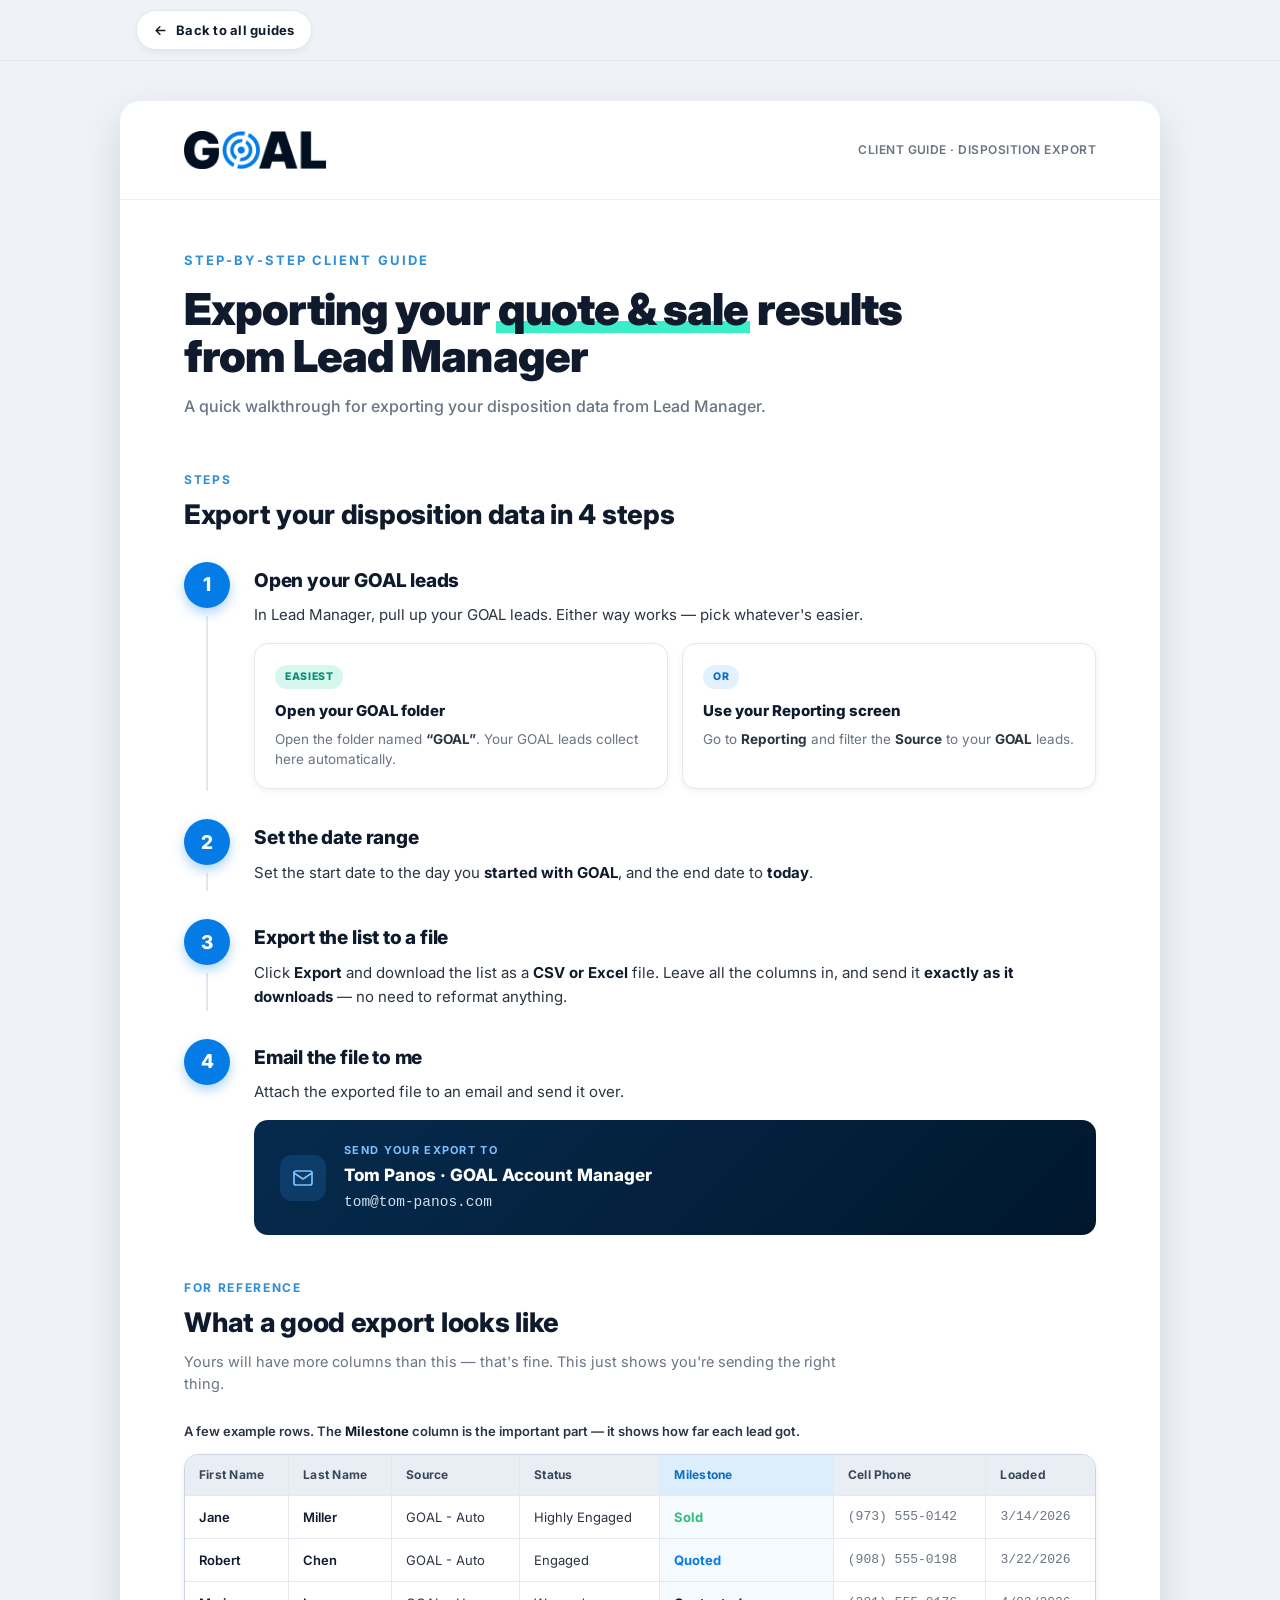
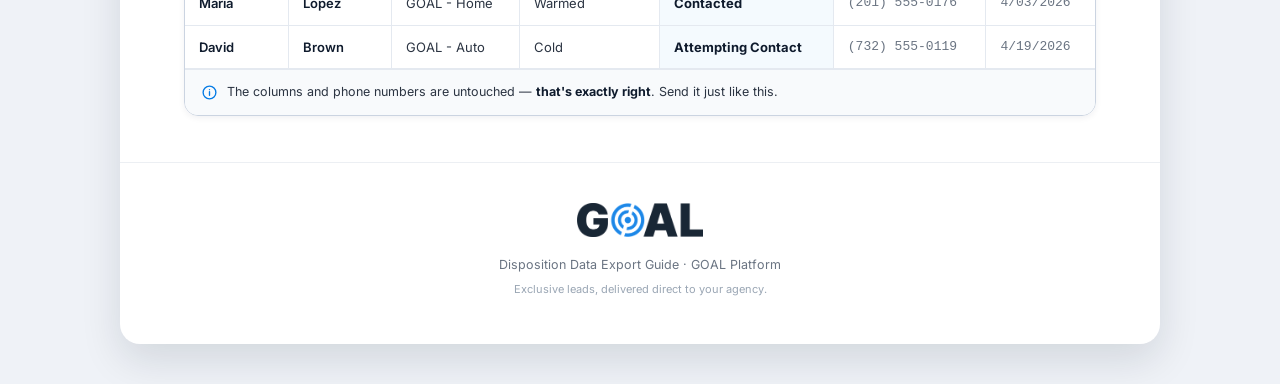
<file: GOAL — Lead Manager Export Guide (Client).html>
<!DOCTYPE html>
<html lang="en">
<head>
<meta charset="UTF-8">
<meta name="viewport" content="width=device-width, initial-scale=1.0">
<title>GOAL — Exporting Your Disposition Data</title>
<link rel="preconnect" href="https://fonts.googleapis.com">
<link rel="preconnect" href="https://fonts.gstatic.com" crossorigin>
<link href="https://fonts.googleapis.com/css2?family=Inter:wght@400;500;600;700;800;900&display=swap" rel="stylesheet">
<style>
:root{
  --blue:#057BE5; --blue-hover:#0C6EC5; --sky:#308ED6; --sky2:#2D90EE;
  --navy:#00172D; --navy-deep:#001020; --mint:#3BEECA;
  --ink:#0F1B2D; --body:#2B3442; --muted:#6A7482;
  --white:#fff; --off:#F8FAFC; --gray-bg:#EFF2F7; --divider:#ECEFF3; --line:#E3E8EF;
  --success:#2BBF7A; --warning:#F0A93B; --error:#E5484D;
  --r-sm:10px; --r-md:14px; --r-lg:20px;
  --e1:0 2px 6px rgba(0,23,45,.06); --e2:0 6px 20px rgba(0,23,45,.08); --e3:0 16px 40px rgba(0,23,45,.12);
  --font-mono:ui-monospace,SFMono-Regular,Menlo,Consolas,monospace;
}
*{margin:0;padding:0;box-sizing:border-box;}
html{-webkit-font-smoothing:antialiased;text-rendering:optimizeLegibility;}
body{font-family:'Inter',system-ui,sans-serif;background:var(--gray-bg);color:var(--body);line-height:1.55;}
.page{max-width:1040px;margin:40px auto;background:var(--white);border-radius:var(--r-lg);box-shadow:var(--e3);overflow:hidden;}

/* ---------- Header ---------- */
.masthead{display:flex;justify-content:space-between;align-items:center;padding:30px 64px;border-bottom:1px solid var(--divider);}
.masthead img{height:38px;}
.masthead .meta{font-size:12px;letter-spacing:.04em;color:var(--muted);text-transform:uppercase;font-weight:600;}

.hero{padding:50px 64px 8px;}
.eyebrow{font-size:13px;font-weight:700;letter-spacing:.16em;text-transform:uppercase;color:var(--sky);}
.hero h1{font-size:44px;font-weight:900;line-height:1.06;letter-spacing:-.02em;color:var(--ink);margin:16px 0 14px;max-width:780px;}
.hero h1 .hl{background:linear-gradient(var(--mint),var(--mint));background-repeat:no-repeat;background-position:0 92%;background-size:100% 12px;padding:0 2px;}
.hero .sub{font-size:16px;color:var(--muted);font-weight:500;max-width:700px;line-height:1.6;}

/* ---------- Section scaffold ---------- */
.section{padding:0 64px;margin-top:44px;}
.sec-head{margin-bottom:26px;}
.sec-num{font-size:12px;font-weight:700;letter-spacing:.14em;color:var(--sky);}
.sec-head h2{font-size:27px;font-weight:800;letter-spacing:-.01em;color:var(--ink);margin-top:4px;}
.sec-head p{font-size:14.5px;color:var(--muted);margin-top:7px;max-width:680px;}

/* ---------- Steps ---------- */
.steps{display:flex;flex-direction:column;}
.step{display:flex;gap:24px;padding-bottom:30px;}
.step:last-child{padding-bottom:0;}
.rail{display:flex;flex-direction:column;align-items:center;flex-shrink:0;width:46px;}
.rail .num{width:46px;height:46px;border-radius:50%;background:var(--blue);color:#fff;font-weight:800;font-size:19px;display:flex;align-items:center;justify-content:center;box-shadow:0 5px 12px rgba(5,123,229,.32);z-index:1;}
.rail .ln{flex:1;width:2px;background:var(--line);margin:8px 0 -2px;min-height:18px;}
.step-body{flex:1;padding-top:4px;min-width:0;}
.step-body h3{font-size:19px;font-weight:800;color:var(--ink);letter-spacing:-.01em;}
.step-body>p{font-size:15px;color:var(--body);line-height:1.6;margin-top:8px;}
.step-body>p b{color:var(--ink);font-weight:700;}

/* option cards (two ways) */
.opts{display:grid;grid-template-columns:1fr 1fr;gap:14px;margin-top:16px;}
.opt{border:1px solid var(--line);border-radius:var(--r-md);padding:18px 20px;background:var(--white);box-shadow:var(--e1);}
.opt .pin{display:inline-block;font-size:10.5px;font-weight:800;letter-spacing:.06em;text-transform:uppercase;padding:4px 10px;border-radius:20px;margin-bottom:10px;}
.opt .pin.easy{background:#D6F7EE;color:#0c8c72;}
.opt .pin.full{background:#E3F0FD;color:var(--blue-hover);}
.opt h4{font-size:15px;font-weight:800;color:var(--ink);margin-bottom:6px;}
.opt p{font-size:13.5px;color:var(--muted);line-height:1.55;}
.opt p b{color:var(--body);font-weight:700;}

/* email contact block (step 4) */
.mailbox{margin-top:16px;display:flex;align-items:center;gap:18px;background:linear-gradient(135deg,#062b4e,var(--navy));border-radius:var(--r-md);padding:22px 26px;}
.mailbox .ic{flex-shrink:0;width:46px;height:46px;border-radius:12px;background:rgba(45,144,238,.18);display:flex;align-items:center;justify-content:center;}
.mailbox .ic svg{width:24px;height:24px;stroke:#7CC0FF;fill:none;stroke-width:1.7;}
.mailbox .k{font-size:11px;font-weight:700;letter-spacing:.12em;text-transform:uppercase;color:#7CC0FF;}
.mailbox .name{font-size:17px;font-weight:800;color:#fff;margin-top:3px;}
.mailbox .addr{font-size:14.5px;color:#cfe0ee;font-family:var(--font-mono);margin-top:2px;}

/* spreadsheet mockup (example export) */
.sheetwrap{margin-top:6px;}
.sheetcap{font-size:13px;color:var(--body);font-weight:600;margin-bottom:12px;}
.sheetcap b{color:var(--ink);}
.sheet{border:1px solid #CBD4E1;border-radius:var(--r-md);overflow:hidden;box-shadow:var(--e1);}
.sheet .scroll{overflow-x:auto;}
.sheet table{width:100%;border-collapse:collapse;font-size:13px;}
.sheet th,.sheet td{padding:11px 14px;border-right:1px solid #E4E9F0;border-bottom:1px solid #E4E9F0;text-align:left;white-space:nowrap;}
.sheet th:last-child,.sheet td:last-child{border-right:none;}
.sheet thead th{background:#E9EEF5;color:#3a4759;font-weight:700;font-size:12px;letter-spacing:.02em;}
.sheet thead th.hi{background:#DCEEFC;color:var(--blue-hover);}
.sheet tbody td{color:var(--body);background:#fff;}
.sheet tbody td.name{color:var(--ink);font-weight:600;}
.sheet tbody td.phone{font-family:var(--font-mono);color:var(--muted);}
.sheet tbody td.hi{background:#F4FAFE;color:var(--ink);font-weight:700;}
.sheet tbody td.hi.sold{color:var(--success);}
.sheet tbody td.hi.quote{color:var(--blue);}
.sheet .foot{display:flex;gap:9px;align-items:flex-start;padding:13px 16px;background:var(--off);border-top:1px solid #E4E9F0;}
.sheet .foot svg{flex-shrink:0;width:17px;height:17px;stroke:var(--blue);fill:none;stroke-width:1.9;margin-top:1px;}
.sheet .foot p{font-size:12.5px;color:var(--body);line-height:1.5;}
.sheet .foot b{color:var(--ink);font-weight:700;}

/* footer */
.footer{padding:40px 64px 46px;text-align:center;border-top:1px solid var(--divider);margin-top:46px;}
.footer img{height:34px;opacity:.9;margin-bottom:12px;}
.footer .t{font-size:12.5px;color:var(--muted);}
.footer .t2{font-size:11px;color:#9aa6b4;margin-top:6px;}

@media print{
  body{background:#fff;}
  .page{box-shadow:none;margin:0;max-width:none;border-radius:0;}
  .step,.opt,.sheet,.mailbox{break-inside:avoid;}
  .section{margin-top:30px;}
}
@media(max-width:820px){
  .masthead,.hero,.section,.footer{padding-left:24px;padding-right:24px;}
  .opts{grid-template-columns:1fr;}
  .hero h1{font-size:32px;}
}
</style>
</head>
<body>
<!--
  GOAL CLIENT GUIDE — Exporting Disposition Data from Lead Manager (minimal version)
  Steps + example only. Self-contained: wordmark inlined as base64.
  EDIT before sending: account-manager name + email in Step 4 ("mailbox").
  Print to PDF (Cmd/Ctrl-P) to send to a client.
-->
<div class="hub-backbar" style="position:sticky;top:0;z-index:100;background:rgba(239,242,247,.88);-webkit-backdrop-filter:blur(8px);backdrop-filter:blur(8px);border-bottom:1px solid #E3E8EF;">
  <div style="max-width:1040px;margin:0 auto;padding:10px 16px;">
    <a href="index.html" style="display:inline-flex;align-items:center;gap:8px;padding:9px 16px;background:#fff;border:1px solid #E3E8EF;color:#0F1B2D;font-family:'Inter',system-ui,sans-serif;font-weight:700;font-size:13px;letter-spacing:.02em;border-radius:28px;text-decoration:none;box-shadow:0 2px 6px rgba(0,23,45,.06);">
      <svg width="15" height="15" viewBox="0 0 24 24" fill="none" stroke="currentColor" stroke-width="2.4" stroke-linecap="round" stroke-linejoin="round"><path d="M19 12H5M11 18l-6-6 6-6"/></svg>
      Back to all guides
    </a>
  </div>
</div>
<div class="page">

  <div class="masthead">
    <img src="[data-uri]" alt="GOAL">
    <div class="meta">Client Guide &middot; Disposition Export</div>
  </div>

  <header class="hero">
    <div class="eyebrow">Step-by-Step Client Guide</div>
    <h1>Exporting your <span class="hl">quote &amp; sale</span> results from Lead Manager</h1>
    <div class="sub">A quick walkthrough for exporting your disposition data from Lead Manager.</div>
  </header>

  <!-- ============ THE STEPS ============ -->
  <section class="section">
    <div class="sec-head">
      <div class="sec-num">STEPS</div>
      <h2>Export your disposition data in 4 steps</h2>
    </div>

    <div class="steps">

      <div class="step">
        <div class="rail"><div class="num">1</div><div class="ln"></div></div>
        <div class="step-body">
          <h3>Open your GOAL leads</h3>
          <p>In Lead Manager, pull up your GOAL leads. Either way works — pick whatever's easier.</p>
          <div class="opts">
            <div class="opt">
              <div class="pin easy">Easiest</div>
              <h4>Open your GOAL folder</h4>
              <p>Open the folder named <b>“GOAL”</b>. Your GOAL leads collect here automatically.</p>
            </div>
            <div class="opt">
              <div class="pin full">Or</div>
              <h4>Use your Reporting screen</h4>
              <p>Go to <b>Reporting</b> and filter the <b>Source</b> to your <b>GOAL</b> leads.</p>
            </div>
          </div>
        </div>
      </div>

      <div class="step">
        <div class="rail"><div class="num">2</div><div class="ln"></div></div>
        <div class="step-body">
          <h3>Set the date range</h3>
          <p>Set the start date to the day you <b>started with GOAL</b>, and the end date to <b>today</b>.</p>
        </div>
      </div>

      <div class="step">
        <div class="rail"><div class="num">3</div><div class="ln"></div></div>
        <div class="step-body">
          <h3>Export the list to a file</h3>
          <p>Click <b>Export</b> and download the list as a <b>CSV or Excel</b> file. Leave all the columns in, and send it <b>exactly as it downloads</b> — no need to reformat anything.</p>
        </div>
      </div>

      <div class="step">
        <div class="rail"><div class="num">4</div></div>
        <div class="step-body">
          <h3>Email the file to me</h3>
          <p>Attach the exported file to an email and send it over.</p>
          <div class="mailbox">
            <div class="ic"><svg viewBox="0 0 24 24"><rect x="3" y="5" width="18" height="14" rx="2"/><path d="M3 7l9 6 9-6" stroke-linecap="round" stroke-linejoin="round"/></svg></div>
            <div>
              <div class="k">Send your export to</div>
              <div class="name">Tom Panos &middot; GOAL Account Manager</div>
              <div class="addr">tom@tom-panos.com</div>
            </div>
          </div>
        </div>
      </div>

    </div>
  </section>

  <!-- ============ EXAMPLE EXPORT ============ -->
  <section class="section">
    <div class="sec-head">
      <div class="sec-num">FOR REFERENCE</div>
      <h2>What a good export looks like</h2>
      <p>Yours will have more columns than this — that's fine. This just shows you're sending the right thing.</p>
    </div>
    <div class="sheetwrap">
      <div class="sheetcap">A few example rows. The <b>Milestone</b> column is the important part — it shows how far each lead got.</div>
      <div class="sheet">
        <div class="scroll">
        <table>
          <thead>
            <tr><th>First Name</th><th>Last Name</th><th>Source</th><th>Status</th><th class="hi">Milestone</th><th>Cell Phone</th><th>Loaded</th></tr>
          </thead>
          <tbody>
            <tr><td class="name">Jane</td><td class="name">Miller</td><td>GOAL - Auto</td><td>Highly Engaged</td><td class="hi sold">Sold</td><td class="phone">(973) 555-0142</td><td class="phone">3/14/2026</td></tr>
            <tr><td class="name">Robert</td><td class="name">Chen</td><td>GOAL - Auto</td><td>Engaged</td><td class="hi quote">Quoted</td><td class="phone">(908) 555-0198</td><td class="phone">3/22/2026</td></tr>
            <tr><td class="name">Maria</td><td class="name">Lopez</td><td>GOAL - Home</td><td>Warmed</td><td class="hi">Contacted</td><td class="phone">(201) 555-0176</td><td class="phone">4/03/2026</td></tr>
            <tr><td class="name">David</td><td class="name">Brown</td><td>GOAL - Auto</td><td>Cold</td><td class="hi">Attempting Contact</td><td class="phone">(732) 555-0119</td><td class="phone">4/19/2026</td></tr>
          </tbody>
        </table>
        </div>
        <div class="foot">
          <svg viewBox="0 0 24 24"><circle cx="12" cy="12" r="9"/><path d="M12 11v5M12 8h.01" stroke-linecap="round"/></svg>
          <p>The columns and phone numbers are untouched — <b>that's exactly right</b>. Send it just like this.</p>
        </div>
      </div>
    </div>
  </section>

  <div class="footer">
    <img src="[data-uri]" alt="GOAL">
    <div class="t">Disposition Data Export Guide &middot; GOAL Platform</div>
    <div class="t2">Exclusive leads, delivered direct to your agency.</div>
  </div>

</div>
</body>
</html>
</file>
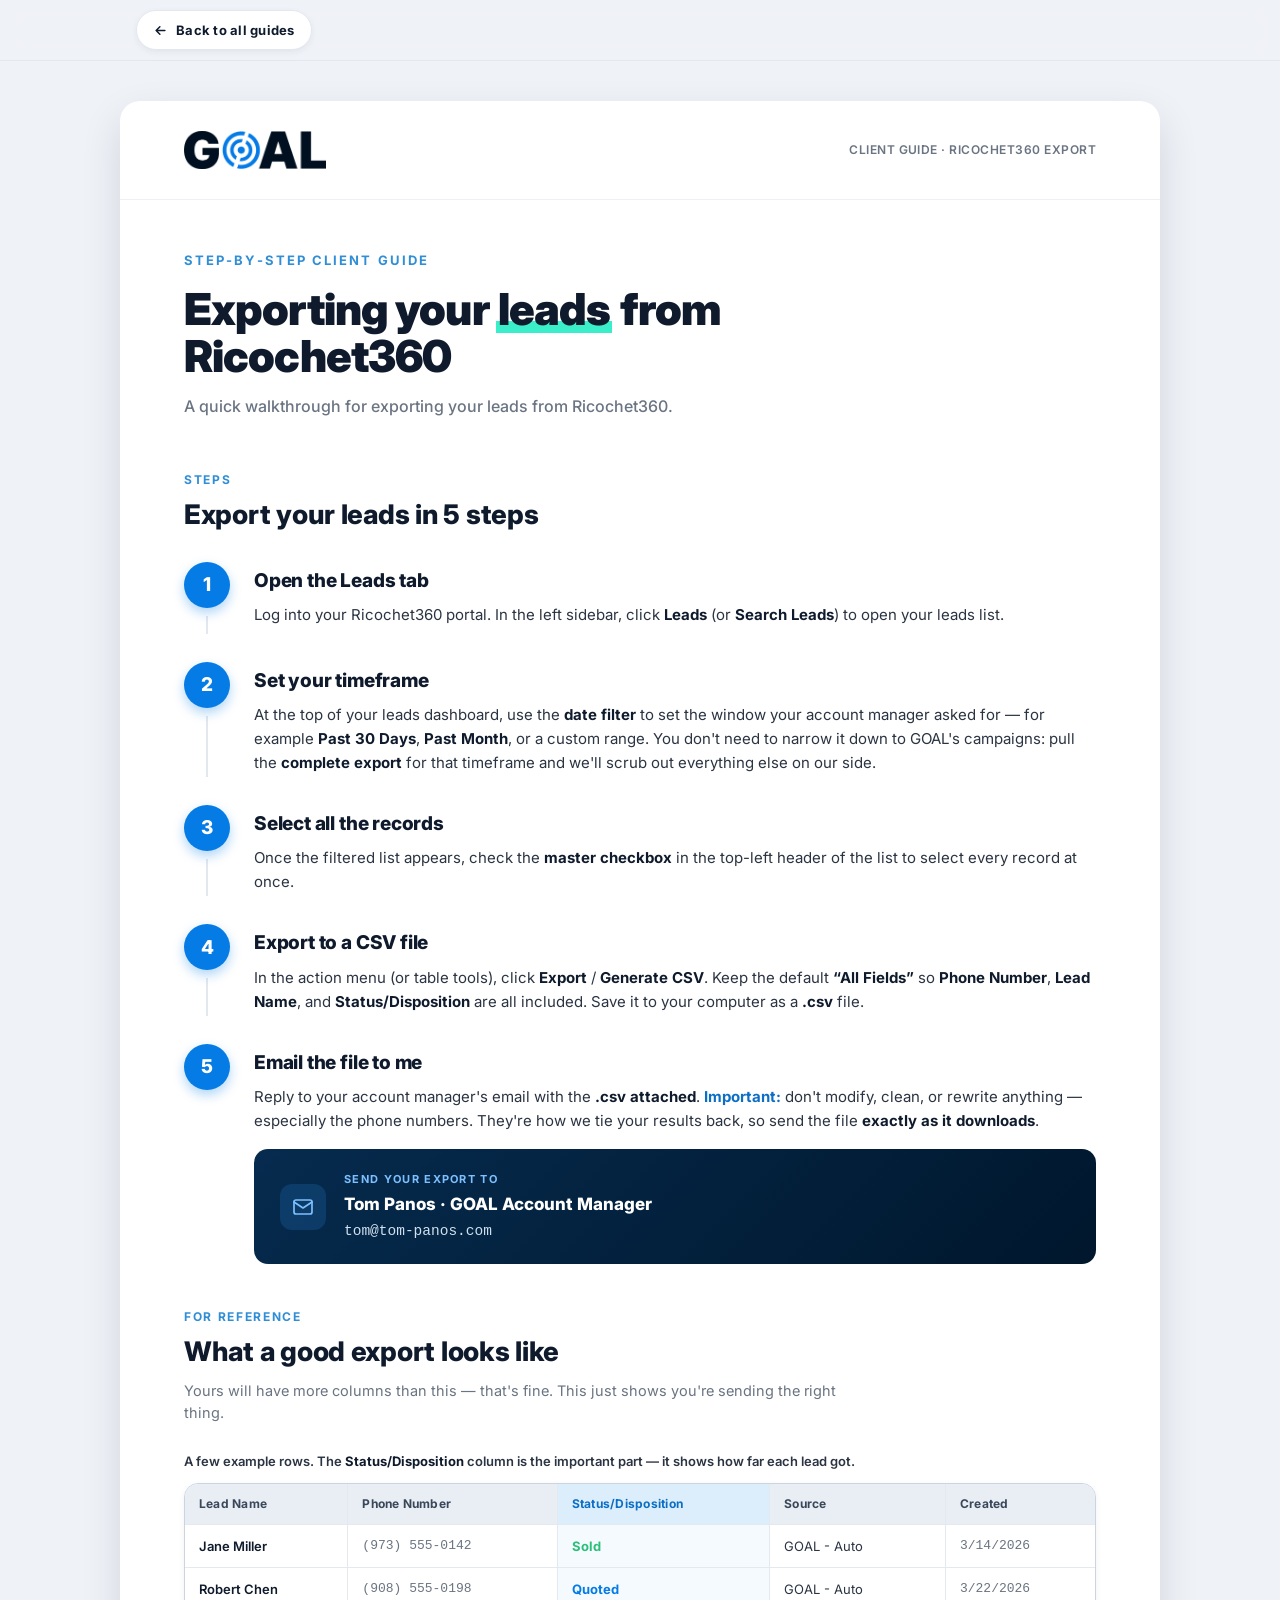
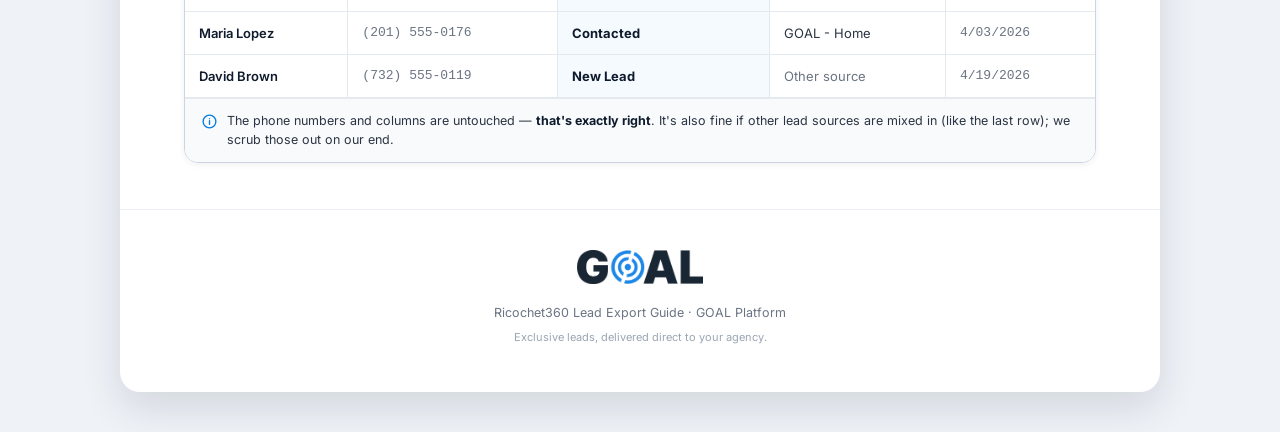
<file: GOAL — Ricochet360 Export Guide (Client).html>
<!DOCTYPE html>
<html lang="en">
<head>
<meta charset="UTF-8">
<meta name="viewport" content="width=device-width, initial-scale=1.0">
<title>GOAL — Exporting Your Leads from Ricochet360</title>
<link rel="preconnect" href="https://fonts.googleapis.com">
<link rel="preconnect" href="https://fonts.gstatic.com" crossorigin>
<link href="https://fonts.googleapis.com/css2?family=Inter:wght@400;500;600;700;800;900&display=swap" rel="stylesheet">
<style>
:root{
  --blue:#057BE5; --blue-hover:#0C6EC5; --sky:#308ED6; --sky2:#2D90EE;
  --navy:#00172D; --navy-deep:#001020; --mint:#3BEECA;
  --ink:#0F1B2D; --body:#2B3442; --muted:#6A7482;
  --white:#fff; --off:#F8FAFC; --gray-bg:#EFF2F7; --divider:#ECEFF3; --line:#E3E8EF;
  --success:#2BBF7A; --warning:#F0A93B; --error:#E5484D;
  --r-sm:10px; --r-md:14px; --r-lg:20px;
  --e1:0 2px 6px rgba(0,23,45,.06); --e2:0 6px 20px rgba(0,23,45,.08); --e3:0 16px 40px rgba(0,23,45,.12);
  --font-mono:ui-monospace,SFMono-Regular,Menlo,Consolas,monospace;
}
*{margin:0;padding:0;box-sizing:border-box;}
html{-webkit-font-smoothing:antialiased;text-rendering:optimizeLegibility;}
body{font-family:'Inter',system-ui,sans-serif;background:var(--gray-bg);color:var(--body);line-height:1.55;}
.page{max-width:1040px;margin:40px auto;background:var(--white);border-radius:var(--r-lg);box-shadow:var(--e3);overflow:hidden;}

/* ---------- Header ---------- */
.masthead{display:flex;justify-content:space-between;align-items:center;padding:30px 64px;border-bottom:1px solid var(--divider);}
.masthead img{height:38px;}
.masthead .meta{font-size:12px;letter-spacing:.04em;color:var(--muted);text-transform:uppercase;font-weight:600;}

.hero{padding:50px 64px 8px;}
.eyebrow{font-size:13px;font-weight:700;letter-spacing:.16em;text-transform:uppercase;color:var(--sky);}
.hero h1{font-size:44px;font-weight:900;line-height:1.06;letter-spacing:-.02em;color:var(--ink);margin:16px 0 14px;max-width:780px;}
.hero h1 .hl{background:linear-gradient(var(--mint),var(--mint));background-repeat:no-repeat;background-position:0 92%;background-size:100% 12px;padding:0 2px;}
.hero .sub{font-size:16px;color:var(--muted);font-weight:500;max-width:700px;line-height:1.6;}

/* ---------- Section scaffold ---------- */
.section{padding:0 64px;margin-top:44px;}
.sec-head{margin-bottom:26px;}
.sec-num{font-size:12px;font-weight:700;letter-spacing:.14em;color:var(--sky);}
.sec-head h2{font-size:27px;font-weight:800;letter-spacing:-.01em;color:var(--ink);margin-top:4px;}
.sec-head p{font-size:14.5px;color:var(--muted);margin-top:7px;max-width:680px;}

/* ---------- Steps ---------- */
.steps{display:flex;flex-direction:column;}
.step{display:flex;gap:24px;padding-bottom:30px;}
.step:last-child{padding-bottom:0;}
.rail{display:flex;flex-direction:column;align-items:center;flex-shrink:0;width:46px;}
.rail .num{width:46px;height:46px;border-radius:50%;background:var(--blue);color:#fff;font-weight:800;font-size:19px;display:flex;align-items:center;justify-content:center;box-shadow:0 5px 12px rgba(5,123,229,.32);z-index:1;}
.rail .ln{flex:1;width:2px;background:var(--line);margin:8px 0 -2px;min-height:18px;}
.step-body{flex:1;padding-top:4px;min-width:0;}
.step-body h3{font-size:19px;font-weight:800;color:var(--ink);letter-spacing:-.01em;}
.step-body>p{font-size:15px;color:var(--body);line-height:1.6;margin-top:8px;}
.step-body>p b{color:var(--ink);font-weight:700;}
.step-body>p .imp{color:var(--blue-hover);font-weight:700;}

/* email contact block (last step) */
.mailbox{margin-top:16px;display:flex;align-items:center;gap:18px;background:linear-gradient(135deg,#062b4e,var(--navy));border-radius:var(--r-md);padding:22px 26px;}
.mailbox .ic{flex-shrink:0;width:46px;height:46px;border-radius:12px;background:rgba(45,144,238,.18);display:flex;align-items:center;justify-content:center;}
.mailbox .ic svg{width:24px;height:24px;stroke:#7CC0FF;fill:none;stroke-width:1.7;}
.mailbox .k{font-size:11px;font-weight:700;letter-spacing:.12em;text-transform:uppercase;color:#7CC0FF;}
.mailbox .name{font-size:17px;font-weight:800;color:#fff;margin-top:3px;}
.mailbox .addr{font-size:14.5px;color:#cfe0ee;font-family:var(--font-mono);margin-top:2px;}

/* spreadsheet mockup (example export) */
.sheetwrap{margin-top:6px;}
.sheetcap{font-size:13px;color:var(--body);font-weight:600;margin-bottom:12px;}
.sheetcap b{color:var(--ink);}
.sheet{border:1px solid #CBD4E1;border-radius:var(--r-md);overflow:hidden;box-shadow:var(--e1);}
.sheet .scroll{overflow-x:auto;}
.sheet table{width:100%;border-collapse:collapse;font-size:13px;}
.sheet th,.sheet td{padding:11px 14px;border-right:1px solid #E4E9F0;border-bottom:1px solid #E4E9F0;text-align:left;white-space:nowrap;}
.sheet th:last-child,.sheet td:last-child{border-right:none;}
.sheet thead th{background:#E9EEF5;color:#3a4759;font-weight:700;font-size:12px;letter-spacing:.02em;}
.sheet thead th.hi{background:#DCEEFC;color:var(--blue-hover);}
.sheet tbody td{color:var(--body);background:#fff;}
.sheet tbody td.name{color:var(--ink);font-weight:600;}
.sheet tbody td.phone{font-family:var(--font-mono);color:var(--muted);}
.sheet tbody td.hi{background:#F4FAFE;color:var(--ink);font-weight:700;}
.sheet tbody td.hi.sold{color:var(--success);}
.sheet tbody td.hi.quote{color:var(--blue);}
.sheet tbody td.src-out{color:var(--muted);}
.sheet .foot{display:flex;gap:9px;align-items:flex-start;padding:13px 16px;background:var(--off);border-top:1px solid #E4E9F0;}
.sheet .foot svg{flex-shrink:0;width:17px;height:17px;stroke:var(--blue);fill:none;stroke-width:1.9;margin-top:1px;}
.sheet .foot p{font-size:12.5px;color:var(--body);line-height:1.5;}
.sheet .foot b{color:var(--ink);font-weight:700;}

/* footer */
.footer{padding:40px 64px 46px;text-align:center;border-top:1px solid var(--divider);margin-top:46px;}
.footer img{height:34px;opacity:.9;margin-bottom:12px;}
.footer .t{font-size:12.5px;color:var(--muted);}
.footer .t2{font-size:11px;color:#9aa6b4;margin-top:6px;}

@media print{
  body{background:#fff;}
  .page{box-shadow:none;margin:0;max-width:none;border-radius:0;}
  .step,.sheet,.mailbox{break-inside:avoid;}
  .section{margin-top:30px;}
}
@media(max-width:820px){
  .masthead,.hero,.section,.footer{padding-left:24px;padding-right:24px;}
  .hero h1{font-size:32px;}
}
</style>
</head>
<body>
<!--
  GOAL CLIENT GUIDE — Exporting Leads from Ricochet360 (minimal version)
  Steps + example only. Self-contained: wordmark inlined as base64.
  EDIT before sending: account-manager name + email in the final step ("mailbox").
  Print to PDF (Cmd/Ctrl-P) to send to a client.
-->
<div class="hub-backbar" style="position:sticky;top:0;z-index:100;background:rgba(239,242,247,.88);-webkit-backdrop-filter:blur(8px);backdrop-filter:blur(8px);border-bottom:1px solid #E3E8EF;">
  <div style="max-width:1040px;margin:0 auto;padding:10px 16px;">
    <a href="index.html" style="display:inline-flex;align-items:center;gap:8px;padding:9px 16px;background:#fff;border:1px solid #E3E8EF;color:#0F1B2D;font-family:'Inter',system-ui,sans-serif;font-weight:700;font-size:13px;letter-spacing:.02em;border-radius:28px;text-decoration:none;box-shadow:0 2px 6px rgba(0,23,45,.06);">
      <svg width="15" height="15" viewBox="0 0 24 24" fill="none" stroke="currentColor" stroke-width="2.4" stroke-linecap="round" stroke-linejoin="round"><path d="M19 12H5M11 18l-6-6 6-6"/></svg>
      Back to all guides
    </a>
  </div>
</div>
<div class="page">

  <div class="masthead">
    <img src="[data-uri]" alt="GOAL">
    <div class="meta">Client Guide &middot; Ricochet360 Export</div>
  </div>

  <header class="hero">
    <div class="eyebrow">Step-by-Step Client Guide</div>
    <h1>Exporting your <span class="hl">leads</span> from Ricochet360</h1>
    <div class="sub">A quick walkthrough for exporting your leads from Ricochet360.</div>
  </header>

  <!-- ============ THE STEPS ============ -->
  <section class="section">
    <div class="sec-head">
      <div class="sec-num">STEPS</div>
      <h2>Export your leads in 5 steps</h2>
    </div>

    <div class="steps">

      <div class="step">
        <div class="rail"><div class="num">1</div><div class="ln"></div></div>
        <div class="step-body">
          <h3>Open the Leads tab</h3>
          <p>Log into your Ricochet360 portal. In the left sidebar, click <b>Leads</b> (or <b>Search Leads</b>) to open your leads list.</p>
        </div>
      </div>

      <div class="step">
        <div class="rail"><div class="num">2</div><div class="ln"></div></div>
        <div class="step-body">
          <h3>Set your timeframe</h3>
          <p>At the top of your leads dashboard, use the <b>date filter</b> to set the window your account manager asked for — for example <b>Past 30 Days</b>, <b>Past Month</b>, or a custom range. You don't need to narrow it down to GOAL's campaigns: pull the <b>complete export</b> for that timeframe and we'll scrub out everything else on our side.</p>
        </div>
      </div>

      <div class="step">
        <div class="rail"><div class="num">3</div><div class="ln"></div></div>
        <div class="step-body">
          <h3>Select all the records</h3>
          <p>Once the filtered list appears, check the <b>master checkbox</b> in the top-left header of the list to select every record at once.</p>
        </div>
      </div>

      <div class="step">
        <div class="rail"><div class="num">4</div><div class="ln"></div></div>
        <div class="step-body">
          <h3>Export to a CSV file</h3>
          <p>In the action menu (or table tools), click <b>Export</b> / <b>Generate CSV</b>. Keep the default <b>“All Fields”</b> so <b>Phone Number</b>, <b>Lead Name</b>, and <b>Status/Disposition</b> are all included. Save it to your computer as a <b>.csv</b> file.</p>
        </div>
      </div>

      <div class="step">
        <div class="rail"><div class="num">5</div></div>
        <div class="step-body">
          <h3>Email the file to me</h3>
          <p>Reply to your account manager's email with the <b>.csv attached</b>. <span class="imp">Important:</span> don't modify, clean, or rewrite anything — especially the phone numbers. They're how we tie your results back, so send the file <b>exactly as it downloads</b>.</p>
          <div class="mailbox">
            <div class="ic"><svg viewBox="0 0 24 24"><rect x="3" y="5" width="18" height="14" rx="2"/><path d="M3 7l9 6 9-6" stroke-linecap="round" stroke-linejoin="round"/></svg></div>
            <div>
              <div class="k">Send your export to</div>
              <div class="name">Tom Panos &middot; GOAL Account Manager</div>
              <div class="addr">tom@tom-panos.com</div>
            </div>
          </div>
        </div>
      </div>

    </div>
  </section>

  <!-- ============ EXAMPLE EXPORT ============ -->
  <section class="section">
    <div class="sec-head">
      <div class="sec-num">FOR REFERENCE</div>
      <h2>What a good export looks like</h2>
      <p>Yours will have more columns than this — that's fine. This just shows you're sending the right thing.</p>
    </div>
    <div class="sheetwrap">
      <div class="sheetcap">A few example rows. The <b>Status/Disposition</b> column is the important part — it shows how far each lead got.</div>
      <div class="sheet">
        <div class="scroll">
        <table>
          <thead>
            <tr><th>Lead Name</th><th>Phone Number</th><th class="hi">Status/Disposition</th><th>Source</th><th>Created</th></tr>
          </thead>
          <tbody>
            <tr><td class="name">Jane Miller</td><td class="phone">(973) 555-0142</td><td class="hi sold">Sold</td><td>GOAL - Auto</td><td class="phone">3/14/2026</td></tr>
            <tr><td class="name">Robert Chen</td><td class="phone">(908) 555-0198</td><td class="hi quote">Quoted</td><td>GOAL - Auto</td><td class="phone">3/22/2026</td></tr>
            <tr><td class="name">Maria Lopez</td><td class="phone">(201) 555-0176</td><td class="hi">Contacted</td><td>GOAL - Home</td><td class="phone">4/03/2026</td></tr>
            <tr><td class="name">David Brown</td><td class="phone">(732) 555-0119</td><td class="hi">New Lead</td><td class="src-out">Other source</td><td class="phone">4/19/2026</td></tr>
          </tbody>
        </table>
        </div>
        <div class="foot">
          <svg viewBox="0 0 24 24"><circle cx="12" cy="12" r="9"/><path d="M12 11v5M12 8h.01" stroke-linecap="round"/></svg>
          <p>The phone numbers and columns are untouched — <b>that's exactly right</b>. It's also fine if other lead sources are mixed in (like the last row); we scrub those out on our end.</p>
        </div>
      </div>
    </div>
  </section>

  <div class="footer">
    <img src="[data-uri]" alt="GOAL">
    <div class="t">Ricochet360 Lead Export Guide &middot; GOAL Platform</div>
    <div class="t2">Exclusive leads, delivered direct to your agency.</div>
  </div>

</div>
</body>
</html>
</file>
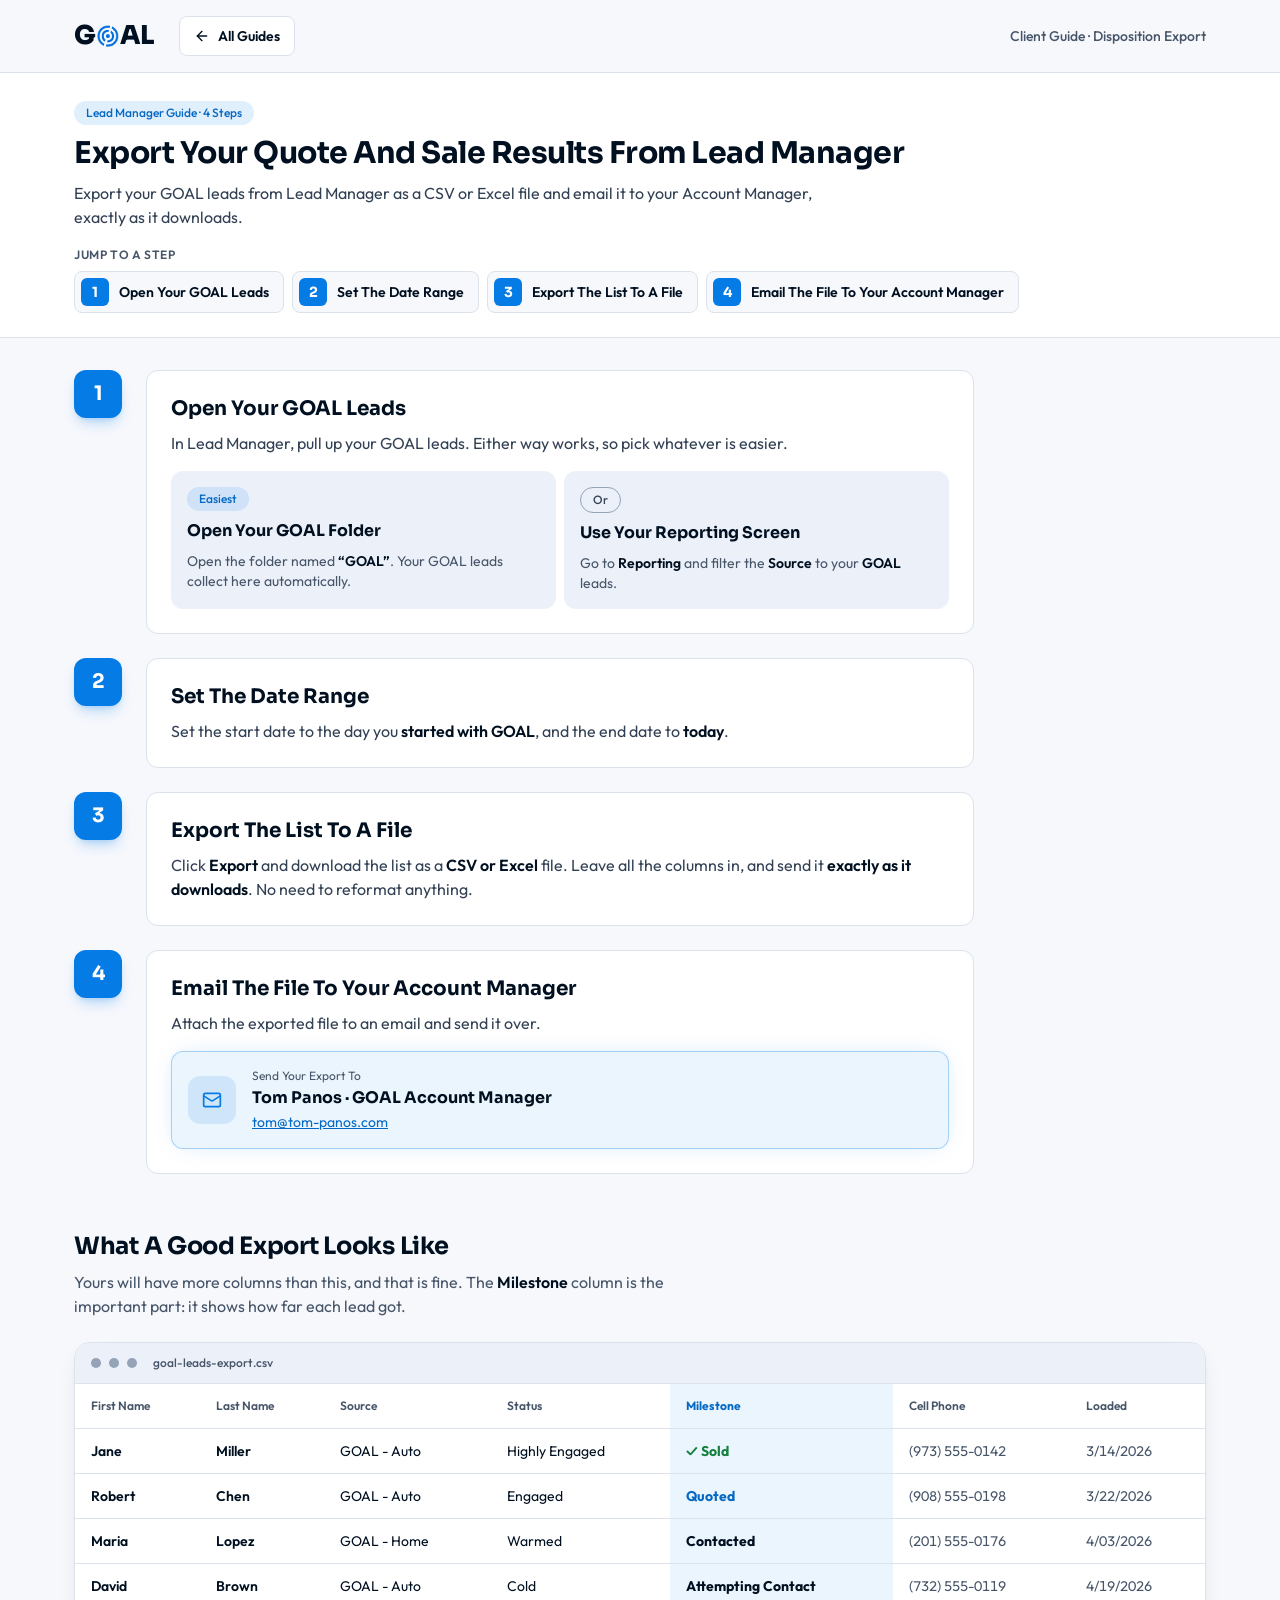
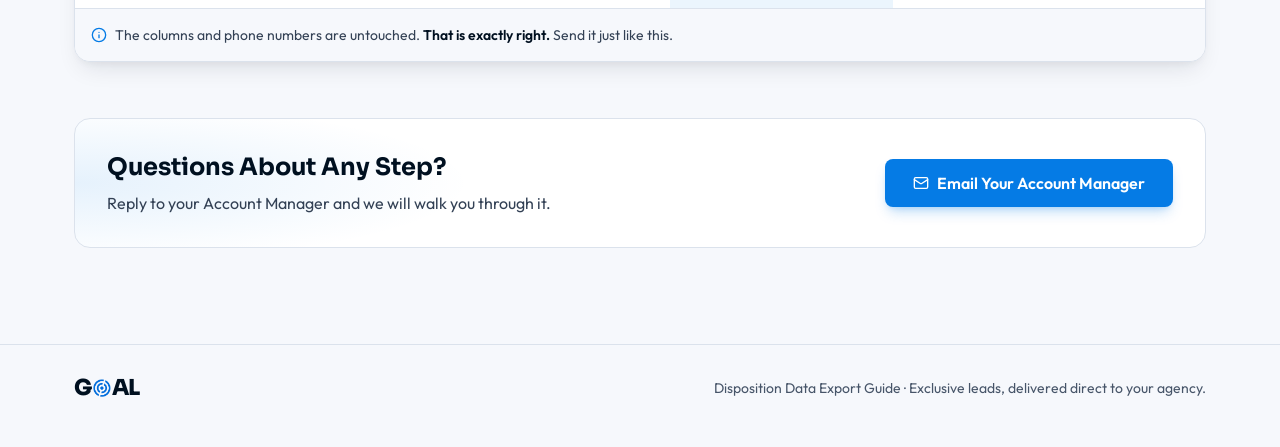
<file: lead-manager-export.html>
<!DOCTYPE html>
<html lang="en">
<head>
<meta charset="UTF-8">
<meta name="viewport" content="width=device-width, initial-scale=1.0">
<title>GOAL — Exporting Your Disposition Data from Lead Manager</title>
<meta name="description" content="How to export your quote and sale results from Lead Manager and send them to your GOAL Account Manager.">
<meta name="color-scheme" content="dark light">
<meta name="theme-color" content="#080c10" media="(prefers-color-scheme: dark)">
<meta name="theme-color" content="#f6f8fc" media="(prefers-color-scheme: light)">
<link rel="icon" type="image/png" href="assets/goal-mark.png">
<link rel="preconnect" href="https://fonts.googleapis.com">
<link rel="preconnect" href="https://fonts.gstatic.com" crossorigin>
<link href="https://fonts.googleapis.com/css2?family=Outfit:wght@400;500;600&family=Sora:wght@600;700;800&display=swap" rel="stylesheet">
<link rel="stylesheet" href="assets/goal.css">
</head>
<body>
<!--
  GOAL CLIENT GUIDE — Exporting Disposition Data from Lead Manager
  EDIT before sending: account-manager name + email in Step 4 (".sendto").
  Print to PDF (Cmd/Ctrl-P) to send to a client; print always uses the light ground.
-->

<header class="site-header">
  <div class="container">
    <div class="left">
      <a class="logo" href="index.html" aria-label="GOAL Client Guides home">G<img src="assets/goal-mark.png" alt="">AL</a>
      <a class="back-link" href="index.html">
        <svg viewBox="0 0 24 24" fill="none" stroke="currentColor" stroke-width="2" stroke-linecap="round" stroke-linejoin="round" aria-hidden="true"><path d="m12 19-7-7 7-7"/><path d="M19 12H5"/></svg>
        All Guides
      </a>
    </div>
    <span class="meta">Client Guide · Disposition Export</span>
  </div>
</header>

<section class="guide-head">
  <div class="container">
    <span class="badge">Lead Manager Guide · 4 Steps</span>
    <h1 class="guide-title">Export Your Quote And Sale Results From Lead Manager</h1>
    <p class="lead">Export your GOAL leads from Lead Manager as a CSV or Excel file and email it to your Account Manager, exactly as it downloads.</p>
    <nav class="toc" aria-label="Steps in this guide">
      <p class="toc-label">Jump to a step</p>
      <ol>
        <li><a href="#step-1"><span class="n">1</span>Open Your GOAL Leads</a></li>
        <li><a href="#step-2"><span class="n">2</span>Set The Date Range</a></li>
        <li><a href="#step-3"><span class="n">3</span>Export The List To A File</a></li>
        <li><a href="#step-4"><span class="n">4</span>Email The File To Your Account Manager</a></li>
      </ol>
    </nav>
  </div>
</section>

<main class="container guide">


  <ol class="steps narrow">

    <li class="step" id="step-1">
      <div class="step-num" aria-hidden="true">1</div>
      <div class="step-body">
        <h3>Open Your GOAL Leads</h3>
        <p>In Lead Manager, pull up your GOAL leads. Either way works, so pick whatever is easier.</p>
        <div class="options">
          <div class="option">
            <span class="badge">Easiest</span>
            <span class="t">Open Your GOAL Folder</span>
            <span class="d">Open the folder named <strong>“GOAL”</strong>. Your GOAL leads collect here automatically.</span>
          </div>
          <div class="option">
            <span class="badge outline">Or</span>
            <span class="t">Use Your Reporting Screen</span>
            <span class="d">Go to <strong>Reporting</strong> and filter the <strong>Source</strong> to your <strong>GOAL</strong> leads.</span>
          </div>
        </div>
      </div>
    </li>

    <li class="step" id="step-2">
      <div class="step-num" aria-hidden="true">2</div>
      <div class="step-body">
        <h3>Set The Date Range</h3>
        <p>Set the start date to the day you <strong>started with GOAL</strong>, and the end date to <strong>today</strong>.</p>
      </div>
    </li>

    <li class="step" id="step-3">
      <div class="step-num" aria-hidden="true">3</div>
      <div class="step-body">
        <h3>Export The List To A File</h3>
        <p>Click <strong>Export</strong> and download the list as a <strong>CSV or Excel</strong> file. Leave all the columns in, and send it <strong>exactly as it downloads</strong>. No need to reformat anything.</p>
      </div>
    </li>

    <li class="step" id="step-4">
      <div class="step-num" aria-hidden="true">4</div>
      <div class="step-body">
        <h3>Email The File To Your Account Manager</h3>
        <p>Attach the exported file to an email and send it over.</p>
        <div class="sendto">
          <div class="icon-tile"><svg viewBox="0 0 24 24" fill="none" stroke="currentColor" stroke-width="2" stroke-linecap="round" stroke-linejoin="round" aria-hidden="true"><rect width="20" height="16" x="2" y="4" rx="2"/><path d="m22 7-8.97 5.7a1.94 1.94 0 0 1-2.06 0L2 7"/></svg></div>
          <div class="who">
            <span class="k">Send Your Export To</span>
            <span class="n">Tom Panos · GOAL Account Manager</span>
            <a href="mailto:tom@tom-panos.com">tom@tom-panos.com</a>
          </div>
        </div>
      </div>
    </li>

  </ol>

  <section class="section">
    <h2 class="section-title">What A Good Export Looks Like</h2>
    <p class="lead">Yours will have more columns than this, and that is fine. The <strong>Milestone</strong> column is the important part: it shows how far each lead got.</p>

    <div class="sheet">
      <div class="titlebar"><i></i><i></i><i></i><span>goal-leads-export.csv</span></div>
      <div class="scroll">
        <table>
          <thead>
            <tr><th scope="col">First Name</th><th scope="col">Last Name</th><th scope="col">Source</th><th scope="col">Status</th><th scope="col" class="hi">Milestone</th><th scope="col">Cell Phone</th><th scope="col">Loaded</th></tr>
          </thead>
          <tbody>
            <tr><td class="nm">Jane</td><td class="nm">Miller</td><td>GOAL - Auto</td><td>Highly Engaged</td><td class="hi sold">✓ Sold</td><td class="dim">(973) 555-0142</td><td class="dim">3/14/2026</td></tr>
            <tr><td class="nm">Robert</td><td class="nm">Chen</td><td>GOAL - Auto</td><td>Engaged</td><td class="hi quote">Quoted</td><td class="dim">(908) 555-0198</td><td class="dim">3/22/2026</td></tr>
            <tr><td class="nm">Maria</td><td class="nm">Lopez</td><td>GOAL - Home</td><td>Warmed</td><td class="hi">Contacted</td><td class="dim">(201) 555-0176</td><td class="dim">4/03/2026</td></tr>
            <tr><td class="nm">David</td><td class="nm">Brown</td><td>GOAL - Auto</td><td>Cold</td><td class="hi">Attempting Contact</td><td class="dim">(732) 555-0119</td><td class="dim">4/19/2026</td></tr>
          </tbody>
        </table>
      </div>
      <div class="foot">
        <svg viewBox="0 0 24 24" fill="none" stroke-width="2" stroke-linecap="round" stroke-linejoin="round" aria-hidden="true"><circle cx="12" cy="12" r="10"/><path d="M12 16v-4"/><path d="M12 8h.01"/></svg>
        <p>The columns and phone numbers are untouched. <strong>That is exactly right.</strong> Send it just like this.</p>
      </div>
    </div>
  </section>

  <section class="panel section cta-panel">
    <div class="text">
      <h2>Questions About Any Step?</h2>
      <p>Reply to your Account Manager and we will walk you through it.</p>
    </div>
    <a class="btn btn-primary" href="mailto:tom@tom-panos.com?subject=Lead%20Manager%20export">
      <svg viewBox="0 0 24 24" fill="none" stroke="currentColor" stroke-width="2" stroke-linecap="round" stroke-linejoin="round" aria-hidden="true"><rect width="20" height="16" x="2" y="4" rx="2"/><path d="m22 7-8.97 5.7a1.94 1.94 0 0 1-2.06 0L2 7"/></svg>
      Email Your Account Manager
    </a>
  </section>
</main>

<footer class="site-footer">
  <div class="container">
    <span class="logo sm">G<img src="assets/goal-mark.png" alt="O">AL</span>
    <p>Disposition Data Export Guide · Exclusive leads, delivered direct to your agency.</p>
  </div>
</footer>

</body>
</html>
</file>
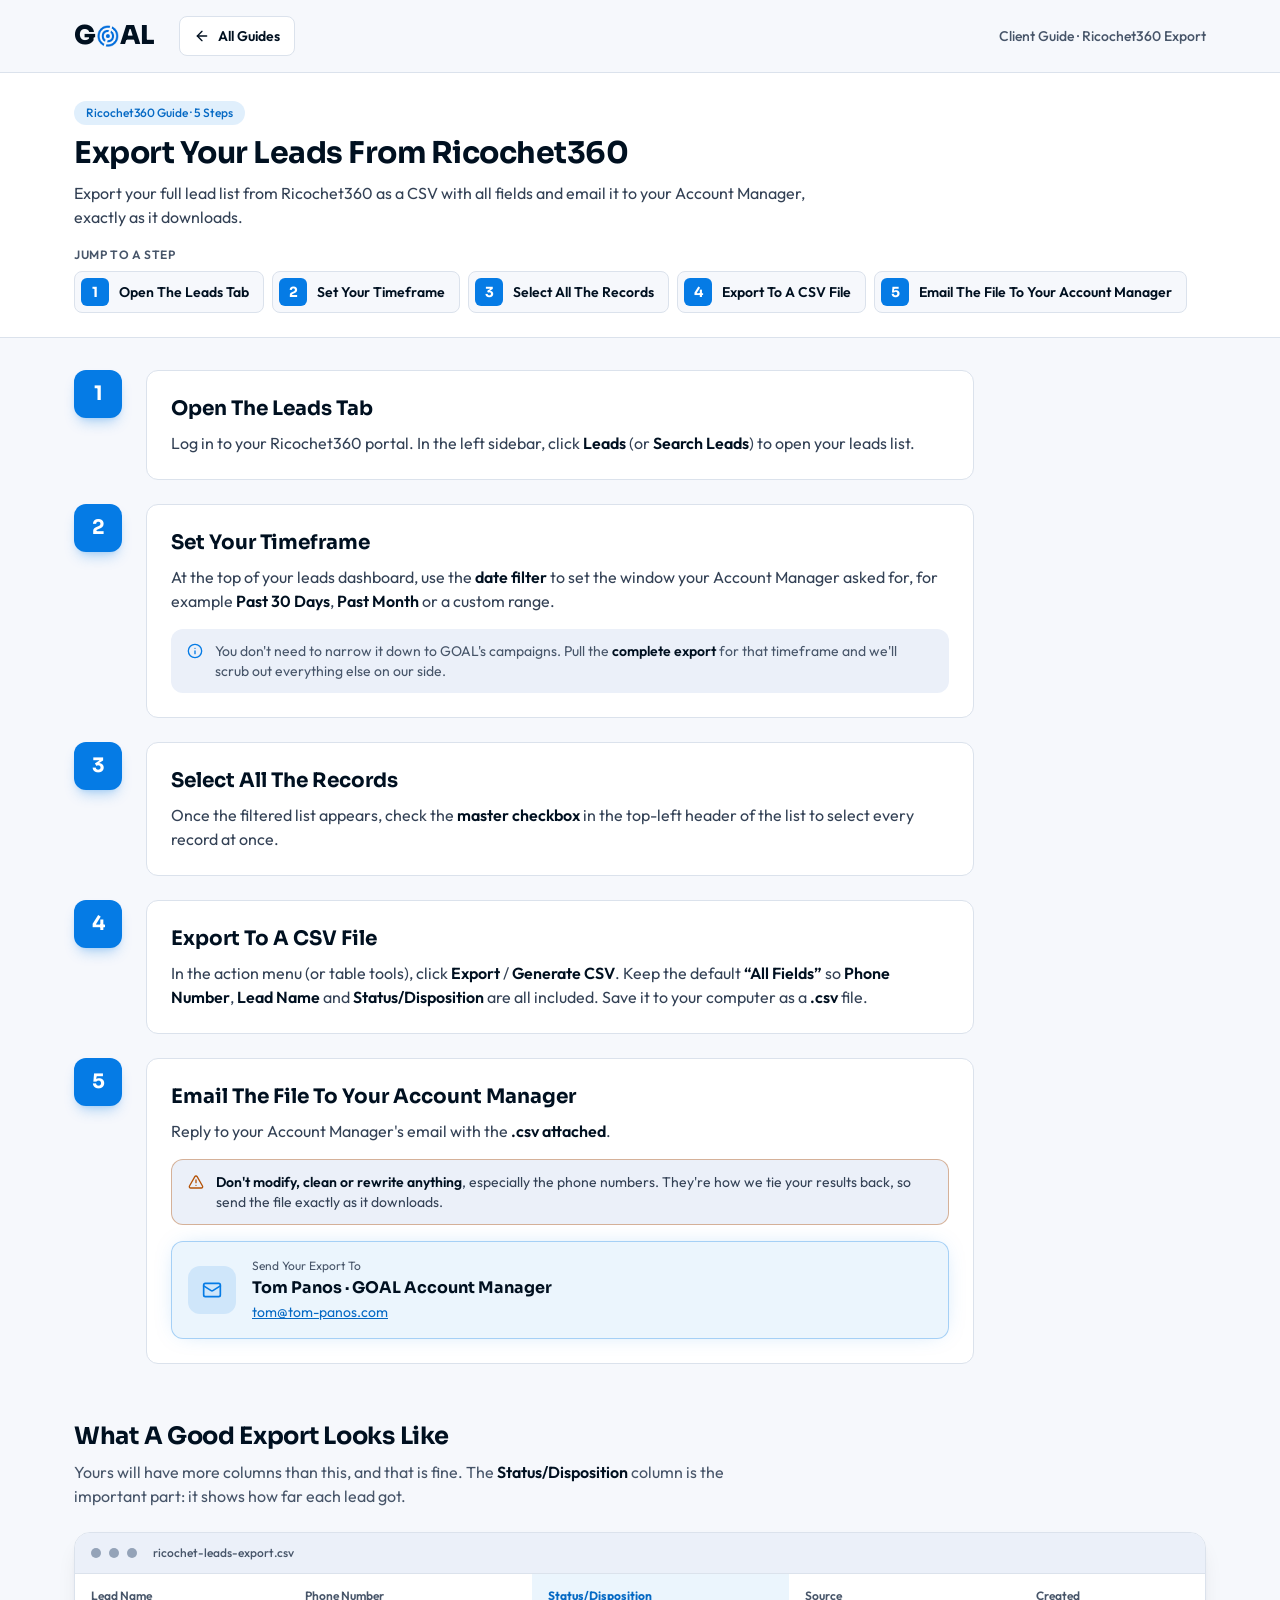
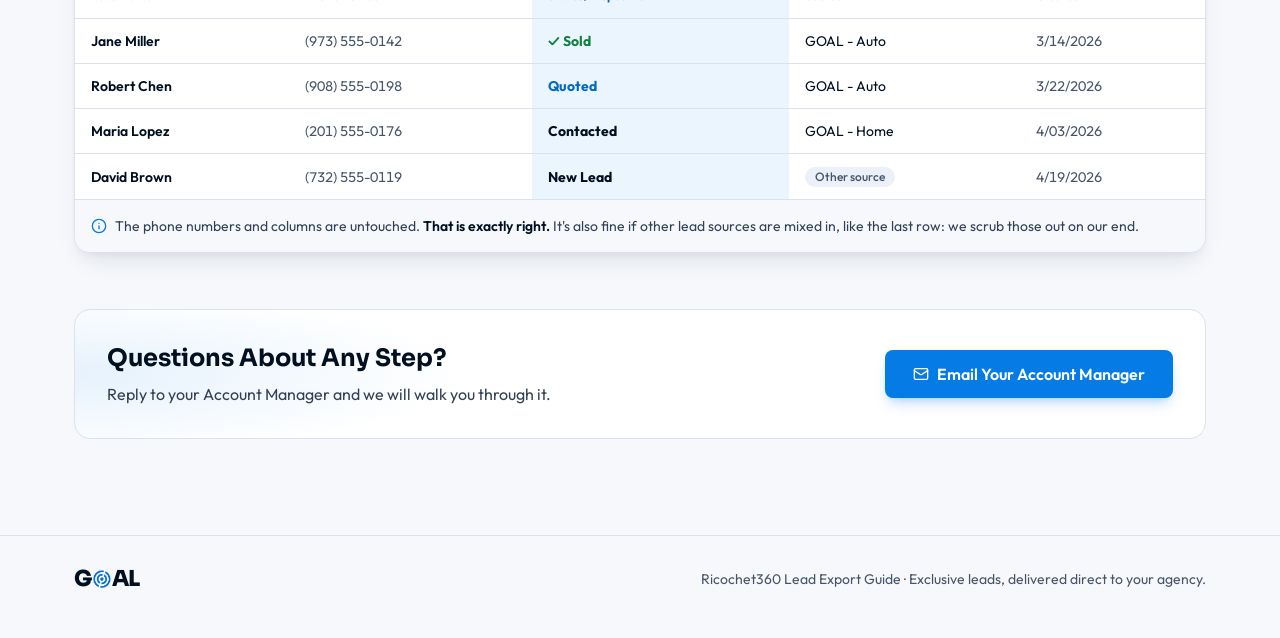
<file: ricochet-export.html>
<!DOCTYPE html>
<html lang="en">
<head>
<meta charset="UTF-8">
<meta name="viewport" content="width=device-width, initial-scale=1.0">
<title>GOAL — Exporting Your Leads from Ricochet360</title>
<meta name="description" content="How to export your full lead list from Ricochet360 and send it to your GOAL Account Manager.">
<meta name="color-scheme" content="dark light">
<meta name="theme-color" content="#080c10" media="(prefers-color-scheme: dark)">
<meta name="theme-color" content="#f6f8fc" media="(prefers-color-scheme: light)">
<link rel="icon" type="image/png" href="assets/goal-mark.png">
<link rel="preconnect" href="https://fonts.googleapis.com">
<link rel="preconnect" href="https://fonts.gstatic.com" crossorigin>
<link href="https://fonts.googleapis.com/css2?family=Outfit:wght@400;500;600&family=Sora:wght@600;700;800&display=swap" rel="stylesheet">
<link rel="stylesheet" href="assets/goal.css">
</head>
<body>
<!--
  GOAL CLIENT GUIDE — Exporting Leads from Ricochet360
  EDIT before sending: account-manager name + email in Step 5 (".sendto").
  Print to PDF (Cmd/Ctrl-P) to send to a client; print always uses the light ground.
-->

<header class="site-header">
  <div class="container">
    <div class="left">
      <a class="logo" href="index.html" aria-label="GOAL Client Guides home">G<img src="assets/goal-mark.png" alt="">AL</a>
      <a class="back-link" href="index.html">
        <svg viewBox="0 0 24 24" fill="none" stroke="currentColor" stroke-width="2" stroke-linecap="round" stroke-linejoin="round" aria-hidden="true"><path d="m12 19-7-7 7-7"/><path d="M19 12H5"/></svg>
        All Guides
      </a>
    </div>
    <span class="meta">Client Guide · Ricochet360 Export</span>
  </div>
</header>

<section class="guide-head">
  <div class="container">
    <span class="badge">Ricochet360 Guide · 5 Steps</span>
    <h1 class="guide-title">Export Your Leads From Ricochet360</h1>
    <p class="lead">Export your full lead list from Ricochet360 as a CSV with all fields and email it to your Account Manager, exactly as it downloads.</p>
    <nav class="toc" aria-label="Steps in this guide">
      <p class="toc-label">Jump to a step</p>
      <ol>
        <li><a href="#step-1"><span class="n">1</span>Open The Leads Tab</a></li>
        <li><a href="#step-2"><span class="n">2</span>Set Your Timeframe</a></li>
        <li><a href="#step-3"><span class="n">3</span>Select All The Records</a></li>
        <li><a href="#step-4"><span class="n">4</span>Export To A CSV File</a></li>
        <li><a href="#step-5"><span class="n">5</span>Email The File To Your Account Manager</a></li>
      </ol>
    </nav>
  </div>
</section>

<main class="container guide">


  <ol class="steps narrow">

    <li class="step" id="step-1">
      <div class="step-num" aria-hidden="true">1</div>
      <div class="step-body">
        <h3>Open The Leads Tab</h3>
        <p>Log in to your Ricochet360 portal. In the left sidebar, click <strong>Leads</strong> (or <strong>Search Leads</strong>) to open your leads list.</p>
      </div>
    </li>

    <li class="step" id="step-2">
      <div class="step-num" aria-hidden="true">2</div>
      <div class="step-body">
        <h3>Set Your Timeframe</h3>
        <p>At the top of your leads dashboard, use the <strong>date filter</strong> to set the window your Account Manager asked for, for example <strong>Past 30 Days</strong>, <strong>Past Month</strong> or a custom range.</p>
        <div class="note">
          <svg viewBox="0 0 24 24" fill="none" stroke-width="2" stroke-linecap="round" stroke-linejoin="round" aria-hidden="true"><circle cx="12" cy="12" r="10"/><path d="M12 16v-4"/><path d="M12 8h.01"/></svg>
          <p>You don't need to narrow it down to GOAL's campaigns. Pull the <strong>complete export</strong> for that timeframe and we'll scrub out everything else on our side.</p>
        </div>
      </div>
    </li>

    <li class="step" id="step-3">
      <div class="step-num" aria-hidden="true">3</div>
      <div class="step-body">
        <h3>Select All The Records</h3>
        <p>Once the filtered list appears, check the <strong>master checkbox</strong> in the top-left header of the list to select every record at once.</p>
      </div>
    </li>

    <li class="step" id="step-4">
      <div class="step-num" aria-hidden="true">4</div>
      <div class="step-body">
        <h3>Export To A CSV File</h3>
        <p>In the action menu (or table tools), click <strong>Export</strong> / <strong>Generate CSV</strong>. Keep the default <strong>“All Fields”</strong> so <strong>Phone Number</strong>, <strong>Lead Name</strong> and <strong>Status/Disposition</strong> are all included. Save it to your computer as a <strong>.csv</strong> file.</p>
      </div>
    </li>

    <li class="step" id="step-5">
      <div class="step-num" aria-hidden="true">5</div>
      <div class="step-body">
        <h3>Email The File To Your Account Manager</h3>
        <p>Reply to your Account Manager's email with the <strong>.csv attached</strong>.</p>
        <div class="note warn">
          <svg viewBox="0 0 24 24" fill="none" stroke-width="2" stroke-linecap="round" stroke-linejoin="round" aria-hidden="true"><path d="m21.73 18-8-14a2 2 0 0 0-3.48 0l-8 14A2 2 0 0 0 4 21h16a2 2 0 0 0 1.73-3"/><path d="M12 9v4"/><path d="M12 17h.01"/></svg>
          <p><strong>Don't modify, clean or rewrite anything</strong>, especially the phone numbers. They're how we tie your results back, so send the file exactly as it downloads.</p>
        </div>
        <div class="sendto">
          <div class="icon-tile"><svg viewBox="0 0 24 24" fill="none" stroke="currentColor" stroke-width="2" stroke-linecap="round" stroke-linejoin="round" aria-hidden="true"><rect width="20" height="16" x="2" y="4" rx="2"/><path d="m22 7-8.97 5.7a1.94 1.94 0 0 1-2.06 0L2 7"/></svg></div>
          <div class="who">
            <span class="k">Send Your Export To</span>
            <span class="n">Tom Panos · GOAL Account Manager</span>
            <a href="mailto:tom@tom-panos.com">tom@tom-panos.com</a>
          </div>
        </div>
      </div>
    </li>

  </ol>

  <section class="section">
    <h2 class="section-title">What A Good Export Looks Like</h2>
    <p class="lead">Yours will have more columns than this, and that is fine. The <strong>Status/Disposition</strong> column is the important part: it shows how far each lead got.</p>

    <div class="sheet">
      <div class="titlebar"><i></i><i></i><i></i><span>ricochet-leads-export.csv</span></div>
      <div class="scroll">
        <table>
          <thead>
            <tr><th scope="col">Lead Name</th><th scope="col">Phone Number</th><th scope="col" class="hi">Status/Disposition</th><th scope="col">Source</th><th scope="col">Created</th></tr>
          </thead>
          <tbody>
            <tr><td class="nm">Jane Miller</td><td class="dim">(973) 555-0142</td><td class="hi sold">✓ Sold</td><td>GOAL - Auto</td><td class="dim">3/14/2026</td></tr>
            <tr><td class="nm">Robert Chen</td><td class="dim">(908) 555-0198</td><td class="hi quote">Quoted</td><td>GOAL - Auto</td><td class="dim">3/22/2026</td></tr>
            <tr><td class="nm">Maria Lopez</td><td class="dim">(201) 555-0176</td><td class="hi">Contacted</td><td>GOAL - Home</td><td class="dim">4/03/2026</td></tr>
            <tr><td class="nm">David Brown</td><td class="dim">(732) 555-0119</td><td class="hi">New Lead</td><td><span class="src-out">Other source</span></td><td class="dim">4/19/2026</td></tr>
          </tbody>
        </table>
      </div>
      <div class="foot">
        <svg viewBox="0 0 24 24" fill="none" stroke-width="2" stroke-linecap="round" stroke-linejoin="round" aria-hidden="true"><circle cx="12" cy="12" r="10"/><path d="M12 16v-4"/><path d="M12 8h.01"/></svg>
        <p>The phone numbers and columns are untouched. <strong>That is exactly right.</strong> It's also fine if other lead sources are mixed in, like the last row: we scrub those out on our end.</p>
      </div>
    </div>
  </section>

  <section class="panel section cta-panel">
    <div class="text">
      <h2>Questions About Any Step?</h2>
      <p>Reply to your Account Manager and we will walk you through it.</p>
    </div>
    <a class="btn btn-primary" href="mailto:tom@tom-panos.com?subject=Ricochet360%20export">
      <svg viewBox="0 0 24 24" fill="none" stroke="currentColor" stroke-width="2" stroke-linecap="round" stroke-linejoin="round" aria-hidden="true"><rect width="20" height="16" x="2" y="4" rx="2"/><path d="m22 7-8.97 5.7a1.94 1.94 0 0 1-2.06 0L2 7"/></svg>
      Email Your Account Manager
    </a>
  </section>
</main>

<footer class="site-footer">
  <div class="container">
    <span class="logo sm">G<img src="assets/goal-mark.png" alt="O">AL</span>
    <p>Ricochet360 Lead Export Guide · Exclusive leads, delivered direct to your agency.</p>
  </div>
</footer>

</body>
</html>
</file>
<file: assets/goal.css>
/* ==========================================================================
   GOAL design system — shared styles for the Client Guides site
   Tokens from the GOAL design system. Dark is the default; a light palette
   takes over automatically when the visitor's OS/browser prefers light.
   ========================================================================== */
:root{
  color-scheme:dark light;
  --ground:#080c10; --surface:#0d1117; --surface-raised:#151a1e;
  --border-subtle:rgba(30,41,59,.5); --border-strong:#64748b;
  --ink:#ffffff; --ink-soft:#cbd5e1; --ink-muted:#94a3b8;
  --brand:#057be5; --brand-hover:#1a8cf0; --brand-text:#339fff;
  --brand-tint:rgba(5,123,229,.1); --brand-tint-strong:rgba(5,123,229,.15);
  --brand-border:rgba(5,123,229,.3);
  --accent-amber:#d97706; --success:#22c55e;
  --amber-tint:rgba(217,119,6,.12); --amber-border:rgba(217,119,6,.45);
  --hero-glow:rgba(5,123,229,.13); --grid-line:rgba(30,41,59,.28);
  --mock-border:transparent;

  /* light tokens, used for product mockups and example exports */
  --l-ground:#f6f8fc; --l-surface:#ffffff; --l-raised:#ebf0f9; --l-border:#dbe2ec;
  --l-ink:#001020; --l-ink-soft:#334155; --l-ink-muted:#475569;
  --l-brand-text:#0569c4; --l-brand-tint:rgba(5,123,229,.08); --l-success:#15803d;

  --font-display:Sora,"Sora Fallback",system-ui,sans-serif;
  --font-sans:Outfit,"Outfit Fallback",system-ui,sans-serif;

  --radius-xs:4px; --radius-sm:8px; --radius-md:12px; --radius-lg:16px; --radius-full:9999px;

  --shadow-lg:0 20px 25px -5px rgba(0,0,0,.1),0 8px 10px -6px rgba(0,0,0,.1);
  --shadow-card:0 25px 50px -12px rgba(0,0,0,.25);
  --shadow-brand:0 10px 15px -3px rgba(5,123,229,.25),0 4px 6px -4px rgba(5,123,229,.25);
  --glow-brand:0 0 28px -8px rgba(5,123,229,.55);

  --container:1180px;
}

/* ---------- Light theme: follows the system setting ---------- */
@media (prefers-color-scheme:light){
  :root{
    --ground:#f6f8fc; --surface:#ffffff; --surface-raised:#ebf0f9;
    --border-subtle:#dbe2ec; --border-strong:#94a3b8;
    --ink:#001020; --ink-soft:#334155; --ink-muted:#475569;
    --brand-hover:#0569c4; --brand-text:#0569c4;
    --brand-tint:rgba(5,123,229,.08); --brand-tint-strong:rgba(5,123,229,.12);
    --brand-border:rgba(5,123,229,.3);
    --accent-amber:#b45309; --success:#15803d;
    --amber-tint:rgba(217,119,6,.1); --amber-border:rgba(180,83,9,.4);
    --hero-glow:rgba(5,123,229,.1); --grid-line:rgba(100,116,139,.12);
    --mock-border:var(--l-border);

    --shadow-lg:0 12px 24px -8px rgba(15,23,42,.12),0 4px 8px -4px rgba(15,23,42,.06);
    --shadow-card:0 1px 2px rgba(15,23,42,.04),0 12px 32px -16px rgba(15,23,42,.14);
    --shadow-brand:0 8px 14px -4px rgba(5,123,229,.28),0 3px 6px -3px rgba(5,123,229,.2);
    --glow-brand:0 0 24px -10px rgba(5,123,229,.35);
  }
}

*{box-sizing:border-box;}
html,body{margin:0;padding:0;}
body{background:var(--ground);color:var(--ink);font-family:var(--font-sans);
  font-size:16px;line-height:24px;-webkit-font-smoothing:antialiased;text-rendering:optimizeLegibility;}
h1,h2,h3,p{margin:0;}
img{display:block;}
a{color:var(--brand-text);}
a:hover{color:var(--ink);}
a:focus-visible,button:focus-visible{outline:2px solid var(--brand-text);outline-offset:2px;}
strong{color:var(--ink);font-weight:600;}

.container{max-width:var(--container);margin:0 auto;padding:0 24px;}
@media (max-width:600px){ .container{padding:0 16px;} }

/* ---------- Logo ---------- */
.logo{display:inline-flex;align-items:center;color:var(--ink);text-decoration:none;
  font-family:var(--font-display);font-weight:800;font-size:26px;line-height:1;letter-spacing:-.5px;}
.logo:hover{color:var(--ink);}
.logo img{width:22px;height:22px;margin:0 1px;}
.logo.sm{font-size:22px;}
.logo.sm img{width:18px;height:18px;}

/* ---------- Header ---------- */
.site-header{border-bottom:1px solid var(--border-subtle);}
.site-header .container{min-height:72px;display:flex;align-items:center;justify-content:space-between;
  gap:16px;flex-wrap:wrap;padding-top:12px;padding-bottom:12px;}
.site-header .left{display:flex;align-items:center;gap:24px;flex-wrap:wrap;}
.site-header .meta{font-size:14px;line-height:20px;font-weight:500;color:var(--ink-muted);}
.site-header nav{display:flex;align-items:center;gap:24px;flex-wrap:wrap;}

/* ---------- Buttons ---------- */
.btn{display:inline-flex;align-items:center;gap:8px;min-height:48px;padding:0 28px;
  border-radius:var(--radius-sm);font-family:var(--font-sans);font-size:16px;font-weight:600;
  text-decoration:none;white-space:nowrap;transition:background .15s,border-color .15s,color .15s;}
.btn svg{width:16px;height:16px;flex-shrink:0;}
.btn-primary{background:var(--brand);color:#fff;box-shadow:var(--shadow-brand);}
.btn-primary:hover{background:var(--brand-hover);color:#fff;}
.btn-ghost{border:1px solid var(--border-strong);color:var(--ink);padding:0 24px;}
.btn-ghost:hover{background:var(--brand-tint);color:var(--ink);}
.btn-pill{border-radius:var(--radius-full);}
.btn-sm{min-height:40px;padding:0 16px;font-size:14px;}
.btn-outline{border:1px solid var(--brand-border);color:var(--ink);}
.btn-outline:hover{background:var(--brand-tint);color:var(--ink);}
.back-link{display:inline-flex;align-items:center;gap:8px;min-height:40px;padding:0 14px;
  border:1px solid var(--border-subtle);border-radius:var(--radius-sm);background:var(--surface);
  color:var(--ink);font-size:14px;font-weight:600;text-decoration:none;}
.back-link:hover{border-color:var(--border-strong);color:var(--ink);}
.back-link svg{width:16px;height:16px;}

/* ---------- Hero ---------- */
.hero{background-color:var(--ground);
  background-image:radial-gradient(ellipse 60% 75% at 28% 40%,var(--hero-glow),rgba(5,123,229,0) 70%),
    linear-gradient(var(--grid-line) 1px,transparent 1px),
    linear-gradient(90deg,var(--grid-line) 1px,transparent 1px);
  background-size:100% 100%,48px 48px,48px 48px;}
.hero .container{padding-top:88px;padding-bottom:72px;display:flex;flex-direction:column;gap:24px;}
.hero.compact .container{padding-top:40px;padding-bottom:32px;gap:12px;}
.hero.compact .lead{font-size:16px;line-height:24px;}
@media (max-width:600px){ .hero.compact .container{padding-top:28px;padding-bottom:24px;} }
.badge{align-self:flex-start;display:inline-flex;align-items:center;gap:8px;padding:4px 12px;
  border-radius:var(--radius-full);background:var(--brand-tint-strong);color:var(--brand-text);
  font-size:12px;line-height:16px;font-weight:500;}
.badge svg{width:14px;height:14px;}
.badge.neutral{background:var(--surface-raised);color:var(--ink-muted);border:1px solid var(--border-subtle);}
.badge.outline{background:none;border:1px solid var(--border-strong);color:var(--ink-soft);}
.display-lg{font-family:var(--font-display);font-weight:800;font-size:clamp(38px,5.2vw,56px);
  line-height:.98;letter-spacing:-1.4px;max-width:18ch;}
.display-lg .accent{color:var(--brand-text);}
.display-md{font-family:var(--font-display);font-weight:800;font-size:clamp(28px,3.4vw,40px);
  line-height:1.1;letter-spacing:-1px;}
.display-xl{font-family:var(--font-display);font-weight:800;font-size:clamp(34px,4.6vw,60px);
  line-height:1;letter-spacing:-1.5px;}
.display-xl .muted{color:var(--ink-muted);}
.lead{max-width:60ch;font-size:18px;line-height:28px;color:var(--ink-muted);}
.lead strong{color:var(--ink);}
.actions{display:flex;flex-wrap:wrap;gap:12px;margin-top:8px;}
.chips{display:flex;flex-wrap:wrap;gap:8px;margin-top:8px;}
.chip{display:inline-flex;align-items:center;gap:8px;padding:8px 14px;border-radius:var(--radius-full);
  border:1px solid var(--border-subtle);background:var(--surface);font-size:14px;line-height:20px;color:var(--ink-soft);}
.chip svg{width:16px;height:16px;stroke:var(--brand);}

/* ---------- Guide header (compact, task-first) ---------- */
.guide-head{border-bottom:1px solid var(--border-subtle);background:var(--surface);}
.guide-head .container{padding-top:28px;padding-bottom:24px;display:flex;flex-direction:column;gap:10px;}
.guide-title{font-family:var(--font-display);font-weight:700;font-size:clamp(24px,3vw,30px);
  line-height:1.2;letter-spacing:-.5px;}
.guide-head .lead{font-size:16px;line-height:24px;color:var(--ink-soft);max-width:70ch;}
.toc{margin-top:8px;}
.toc-label{font-size:12px;line-height:16px;font-weight:600;text-transform:uppercase;letter-spacing:.6px;color:var(--ink-muted);margin-bottom:8px;}
.toc ol{list-style:none;margin:0;padding:0;display:flex;flex-wrap:wrap;gap:8px;}
.toc a{display:inline-flex;align-items:center;gap:10px;min-height:40px;padding:6px 14px 6px 6px;
  border-radius:var(--radius-sm);border:1px solid var(--border-subtle);background:var(--ground);
  color:var(--ink);font-size:14px;line-height:20px;font-weight:600;text-decoration:none;}
.toc a:hover{border-color:var(--brand-border);background:var(--brand-tint);color:var(--ink);}
.toc .n{width:28px;height:28px;flex-shrink:0;border-radius:6px;background:var(--brand);color:#fff;
  display:flex;align-items:center;justify-content:center;font-family:var(--font-display);font-weight:700;font-size:14px;}
@media (max-width:600px){ .toc ol{flex-direction:column;} .toc a{width:100%;} }
[id^="step-"]{scroll-margin-top:24px;}
main.guide{padding-top:32px;}
.section-title{font-family:var(--font-display);font-weight:700;font-size:24px;line-height:32px;letter-spacing:-.3px;}
.section > .section-title + .lead{margin:8px 0 24px;font-size:16px;line-height:24px;}
main.guide .section{margin-top:56px;}
main.guide .callouts{margin-top:32px;}

.divider{height:1px;background:linear-gradient(90deg,rgba(5,123,229,0),var(--brand) 30%,var(--accent-amber) 70%,rgba(217,119,6,0));}

/* ---------- Sections ---------- */
main{padding-top:96px;}
.section-head{display:flex;flex-wrap:wrap;align-items:flex-end;justify-content:space-between;gap:16px;margin-bottom:48px;}
.section{margin-top:96px;}
.section > .lead{margin:24px 0 48px;}
@media (max-width:600px){ main{padding-top:64px;} .section{margin-top:64px;} }
main.landing{padding-top:32px;}
@media (max-width:600px){ main.landing{padding-top:24px;} }

/* ---------- Guide cards (landing) ---------- */
.grid{display:grid;grid-template-columns:repeat(auto-fit,minmax(300px,1fr));gap:24px;}
@media (max-width:360px){ .grid{grid-template-columns:1fr;} }
.guide-card{display:flex;flex-direction:column;gap:16px;padding:24px;border-radius:var(--radius-md);
  background:var(--surface);border:1px solid var(--border-subtle);box-shadow:var(--shadow-card);
  color:var(--ink);text-decoration:none;transition:border-color .18s ease,transform .18s ease;}
.guide-card:hover{border-color:rgba(5,123,229,.55);transform:translateY(-3px);color:var(--ink);}
.guide-card:hover .open-btn{background:var(--brand-hover);}
.guide-card:focus-visible{outline:2px solid var(--brand-text);outline-offset:3px;}
.guide-card .toprow{display:flex;align-items:center;gap:14px;}
.mono{width:52px;height:52px;flex-shrink:0;border-radius:var(--radius-md);background:var(--brand-tint);
  border:1px solid var(--brand-border);display:flex;align-items:center;justify-content:center;
  font-family:var(--font-display);font-weight:700;font-size:16px;color:var(--brand-text);}
.crm{display:flex;flex-direction:column;}
.crm small{font-size:12px;line-height:16px;font-weight:500;text-transform:uppercase;letter-spacing:.6px;color:var(--ink-muted);}
.crm .name{font-family:var(--font-display);font-weight:800;font-size:26px;line-height:32px;letter-spacing:-.5px;}
.guide-card .task{font-size:16px;line-height:24px;font-weight:600;color:var(--ink);}
.guide-card p{font-size:14px;line-height:20px;color:var(--ink-soft);}
.facts{list-style:none;margin:0;padding:0;display:flex;flex-wrap:wrap;gap:8px;margin-top:auto;}
.facts li{padding:6px 12px;border-radius:var(--radius-full);background:var(--surface-raised);
  font-size:13px;line-height:18px;color:var(--ink-muted);}
.facts strong{color:var(--ink);font-weight:600;}
.open-btn{justify-content:center;width:100%;white-space:normal;text-align:center;}

/* ---------- CTA / callout panels ---------- */
.panel{padding:32px;border-radius:var(--radius-lg);background-color:var(--surface);
  background-image:radial-gradient(ellipse 50% 90% at 0% 50%,var(--hero-glow),rgba(5,123,229,0) 70%);
  border:1px solid var(--border-subtle);display:flex;flex-wrap:wrap;align-items:center;gap:24px;}
.panel .text{flex:999 1 420px;min-width:0;display:flex;flex-direction:column;gap:8px;}
.panel h2{font-family:var(--font-display);font-weight:700;font-size:24px;line-height:32px;}
.panel p{max-width:60ch;color:var(--ink-soft);}
.panel .btn{flex:0 0 auto;}
@media (max-width:600px){ .panel{padding:24px;} .panel .text{flex-basis:100%;} }

.icon-tile{width:48px;height:48px;flex-shrink:0;border-radius:var(--radius-md);background:var(--brand-tint);
  display:flex;align-items:center;justify-content:center;color:var(--brand);}
.icon-tile svg{width:20px;height:20px;}
.icon-tile.lg{width:56px;height:56px;}
.icon-tile.lg svg{width:24px;height:24px;}
.icon-tile.amber{background:var(--amber-tint);color:var(--accent-amber);}

.card{padding:24px;border-radius:var(--radius-md);background:var(--surface);border:1px solid var(--border-subtle);}
.callout{display:flex;gap:16px;align-items:flex-start;}
.callout .body{flex:1;min-width:0;display:flex;flex-direction:column;gap:8px;}
.callout h2{font-family:var(--font-display);font-weight:700;font-size:20px;line-height:28px;}
.callout p{color:var(--ink-soft);}
.callout.warn{border-color:var(--amber-border);}
.callout.info{background:var(--brand-tint);border-color:var(--brand-border);}
.callout.intro{padding:32px;flex-wrap:wrap;gap:24px;}
.callout.intro h2{font-size:24px;line-height:32px;}
.callout.intro p{max-width:70ch;}
.callouts{margin-top:48px;display:grid;grid-template-columns:repeat(auto-fit,minmax(320px,1fr));gap:24px;}
@media (max-width:360px){ .callouts{grid-template-columns:1fr;} }

/* ---------- Steps ---------- */
.steps{list-style:none;margin:0;padding:0;display:flex;flex-direction:column;gap:24px;}
.steps.narrow{max-width:900px;}
.step{display:flex;gap:24px;}
.step-num{width:48px;height:48px;flex-shrink:0;border-radius:var(--radius-md);background:var(--brand);color:#fff;
  display:flex;align-items:center;justify-content:center;font-family:var(--font-display);font-weight:700;
  font-size:20px;box-shadow:var(--shadow-brand);}
.step-body{flex:1;min-width:0;padding:24px;border-radius:var(--radius-md);background:var(--surface);
  border:1px solid var(--border-subtle);display:flex;flex-direction:column;gap:8px;}
.step-body h3,.step-head h3{font-family:var(--font-display);font-weight:700;font-size:20px;line-height:28px;}
.step-body > p,.step-copy > p{color:var(--ink-soft);}
@media (max-width:600px){ .step{gap:12px;} .step-num{width:40px;height:40px;font-size:18px;} .step-body{padding:20px;} }

.options{display:grid;grid-template-columns:repeat(auto-fit,minmax(240px,1fr));gap:8px;margin-top:8px;}
.option{padding:16px;border-radius:var(--radius-md);background:var(--surface-raised);display:flex;flex-direction:column;gap:8px;}
.option .t{font-family:var(--font-display);font-weight:700;font-size:16px;line-height:24px;}
.option .d{font-size:14px;line-height:20px;color:var(--ink-muted);}

.note{margin-top:8px;padding:12px 16px;border-radius:var(--radius-md);background:var(--surface-raised);
  display:flex;gap:12px;align-items:flex-start;}
.note svg{width:16px;height:16px;flex-shrink:0;margin-top:2px;stroke:var(--brand);}
.note p{font-size:14px;line-height:20px;color:var(--ink-muted);}
.note.warn{border:1px solid var(--amber-border);}
.note.warn svg{stroke:var(--accent-amber);}
.note.warn p{color:var(--ink-soft);}

.sendto{margin-top:8px;padding:16px;border-radius:var(--radius-md);background:var(--brand-tint);
  border:1px solid var(--brand-border);box-shadow:var(--glow-brand);display:flex;flex-wrap:wrap;align-items:center;gap:16px;}
.sendto .icon-tile{background:var(--brand-tint-strong);}
.sendto .who{flex:999 1 240px;min-width:0;display:flex;flex-direction:column;gap:2px;}
.sendto .k{font-size:12px;line-height:16px;color:var(--ink-muted);}
.sendto .n{font-family:var(--font-display);font-weight:700;font-size:16px;line-height:24px;}
.sendto a{font-size:14px;line-height:20px;overflow-wrap:anywhere;}

/* illustrated steps (AgencyZoom) */
.step-row{padding:24px;border-radius:var(--radius-md);background:var(--surface);border:1px solid var(--border-subtle);
  display:flex;flex-wrap:wrap;gap:32px;align-items:flex-start;}
.step-copy{flex:1 1 360px;min-width:0;display:flex;flex-direction:column;gap:12px;}
.step-head{display:flex;align-items:center;gap:16px;}
.mock{flex:1 1 360px;min-width:0;margin:0;padding:24px;border-radius:var(--radius-lg);background:var(--l-ground);
  border:1px solid var(--mock-border);color:var(--l-ink);min-height:220px;display:flex;font-size:14px;line-height:20px;}
@media (max-width:600px){ .step-row{padding:20px;gap:20px;} .step-copy,.mock{flex-basis:100%;} .mock{padding:16px;} }
.mock svg{width:16px;height:16px;flex-shrink:0;}
.m-box{background:var(--l-surface);border:1px solid var(--l-border);border-radius:var(--radius-md);}
.m-bar{border-radius:var(--radius-xs);background:var(--l-border);}
.m-item{padding:8px 12px;color:var(--l-ink-muted);}
.m-item.on{border-radius:6px;background:var(--l-brand-tint);color:var(--l-brand-text);font-weight:600;
  display:flex;align-items:center;justify-content:space-between;gap:8px;}
.m-item.fill{border-radius:var(--radius-sm);background:var(--brand);color:#fff;font-weight:600;box-shadow:var(--shadow-brand);}
.m-menu{padding:4px;border-radius:var(--radius-sm);background:var(--l-surface);border:1px solid var(--l-border);
  box-shadow:var(--shadow-lg);display:flex;flex-direction:column;}
.m-btn{display:inline-flex;align-items:center;gap:6px;padding:8px 14px;border-radius:var(--radius-sm);
  background:var(--brand);color:#fff;font-weight:600;}

/* ---------- Example export table (light mockup) ---------- */
.sheet{border-radius:var(--radius-lg);background:var(--l-surface);color:var(--l-ink);overflow:hidden;
  border:1px solid var(--mock-border);box-shadow:var(--shadow-lg);}
.sheet .titlebar{display:flex;align-items:center;gap:8px;padding:12px 16px;background:var(--l-raised);border-bottom:1px solid var(--l-border);}
.sheet .titlebar i{width:10px;height:10px;border-radius:50%;background:#94a3b8;}
.sheet .titlebar span{margin-left:8px;font-size:12px;line-height:16px;font-weight:500;color:var(--l-ink-muted);}
.sheet .scroll{overflow-x:auto;}
.sheet table{width:100%;border-collapse:collapse;font-size:14px;line-height:20px;}
.sheet th,.sheet td{padding:12px 16px;border-bottom:1px solid var(--l-border);text-align:left;white-space:nowrap;}
.sheet tbody tr:last-child td{border-bottom:none;}
.sheet th{font-size:12px;font-weight:600;color:var(--l-ink-muted);}
.sheet tbody{font-variant-numeric:tabular-nums;}
.sheet .hi{background:var(--l-brand-tint);font-weight:700;}
.sheet th.hi{color:var(--l-brand-text);}
.sheet .sold{color:var(--l-success);}
.sheet .quote{color:var(--l-brand-text);}
.sheet .nm{font-weight:600;}
.sheet .dim{color:var(--l-ink-muted);}
.sheet .src-out{display:inline-flex;padding:2px 10px;border-radius:var(--radius-full);background:var(--l-raised);
  color:var(--l-ink-muted);font-size:12px;line-height:16px;font-weight:500;}
.sheet .foot{display:flex;align-items:flex-start;gap:8px;padding:16px;background:var(--l-ground);border-top:1px solid var(--l-border);}
.sheet .foot svg{width:16px;height:16px;flex-shrink:0;margin-top:2px;stroke:var(--brand);}
.sheet .foot p{font-size:14px;line-height:20px;color:var(--l-ink-soft);}
.sheet .foot strong{color:var(--l-ink);}

/* ---------- Footer ---------- */
.site-footer{margin-top:96px;border-top:1px solid var(--border-subtle);}
.site-footer .container{padding-top:32px;padding-bottom:48px;display:flex;flex-wrap:wrap;align-items:center;justify-content:space-between;gap:16px;}
.site-footer p{font-size:14px;line-height:20px;color:var(--ink-muted);}

/* ---------- Print: light ground for PDFs sent to clients ---------- */
@media print{
  :root{--ground:#fff;--surface:#fff;--surface-raised:#f1f5f9;--border-subtle:#dbe2ec;
    --ink:#001020;--ink-soft:#334155;--ink-muted:#475569;--brand-text:#0569c4;}
  body{-webkit-print-color-adjust:exact;print-color-adjust:exact;}
  .hero{background-image:none;}
  .toc{display:none;}
  .back-link,.site-header nav,.cta-panel{display:none;}
  .guide-card,.step,.step-row,.sheet,.callout,.sendto{break-inside:avoid;box-shadow:none;}
  main{padding-top:40px;} .section{margin-top:48px;}
}
@media (prefers-reduced-motion:reduce){ .guide-card,.btn{transition:none;} .guide-card:hover{transform:none;} }
</file>
